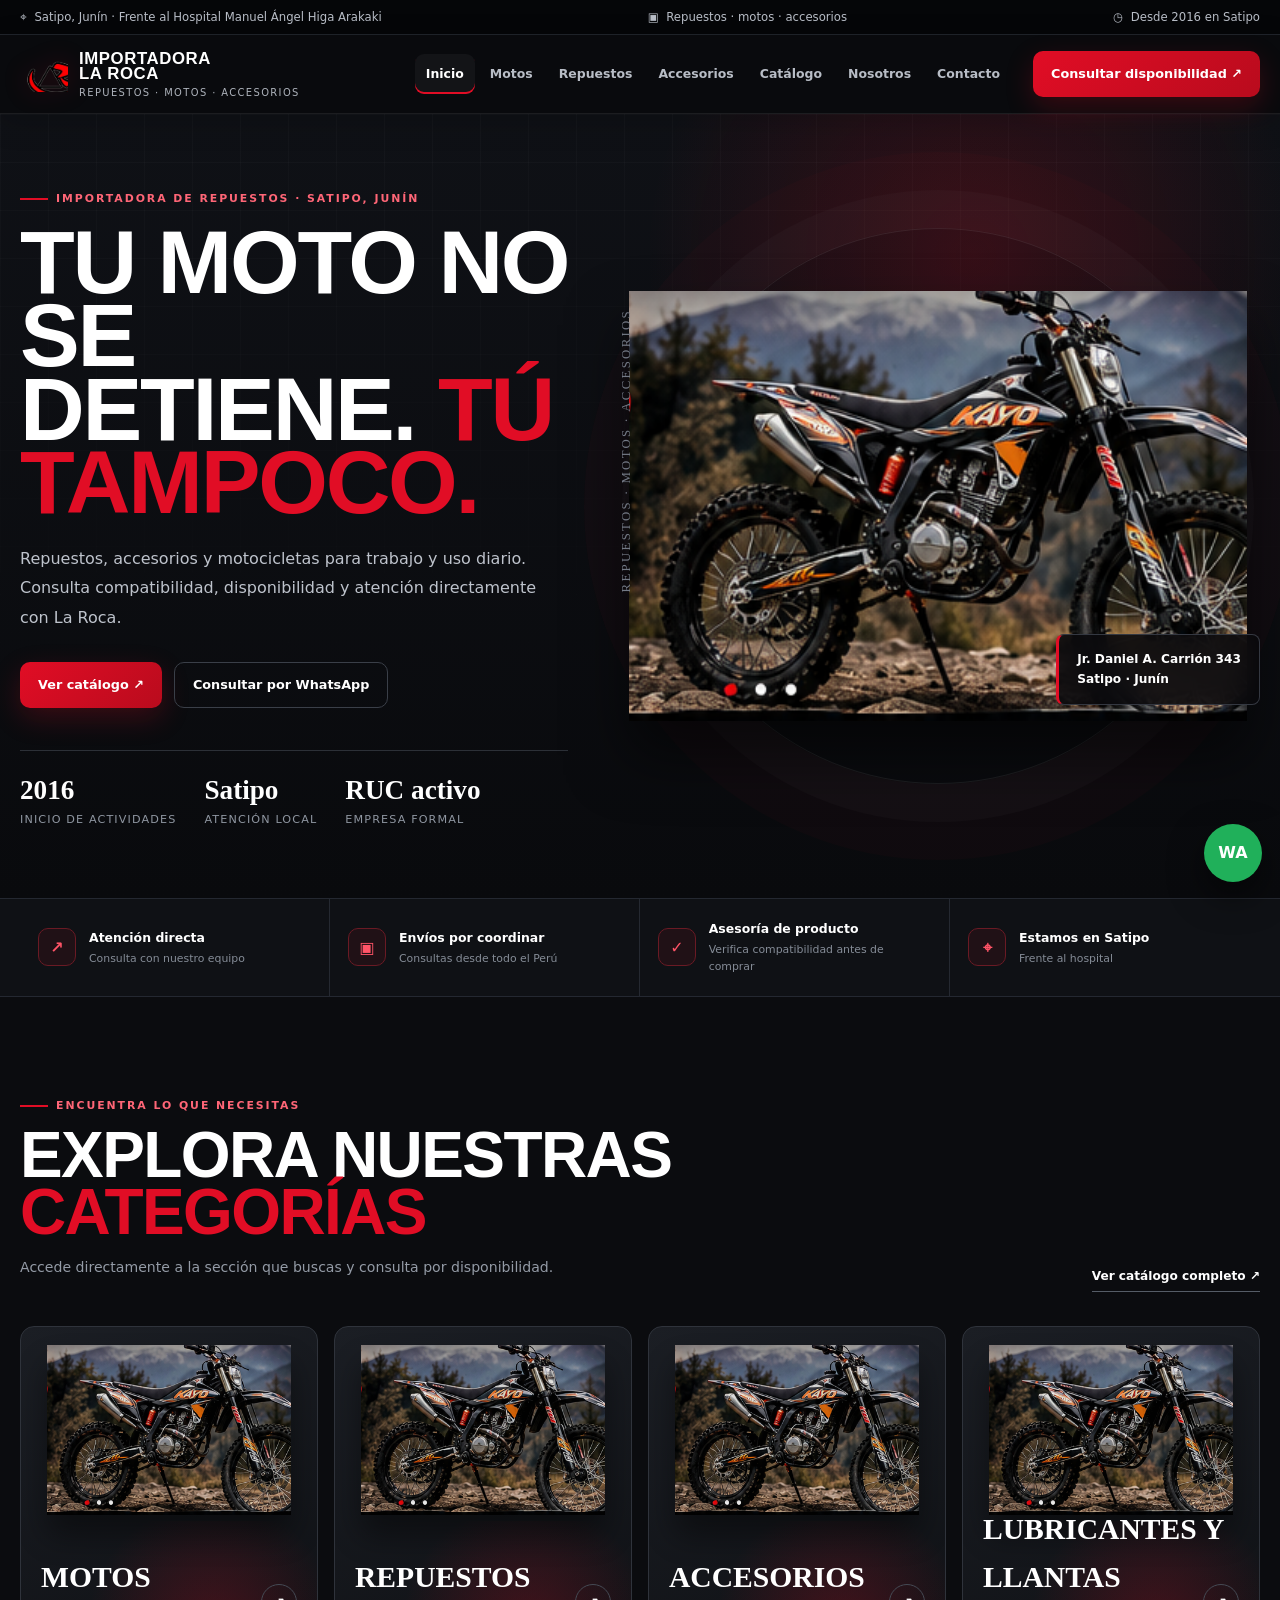
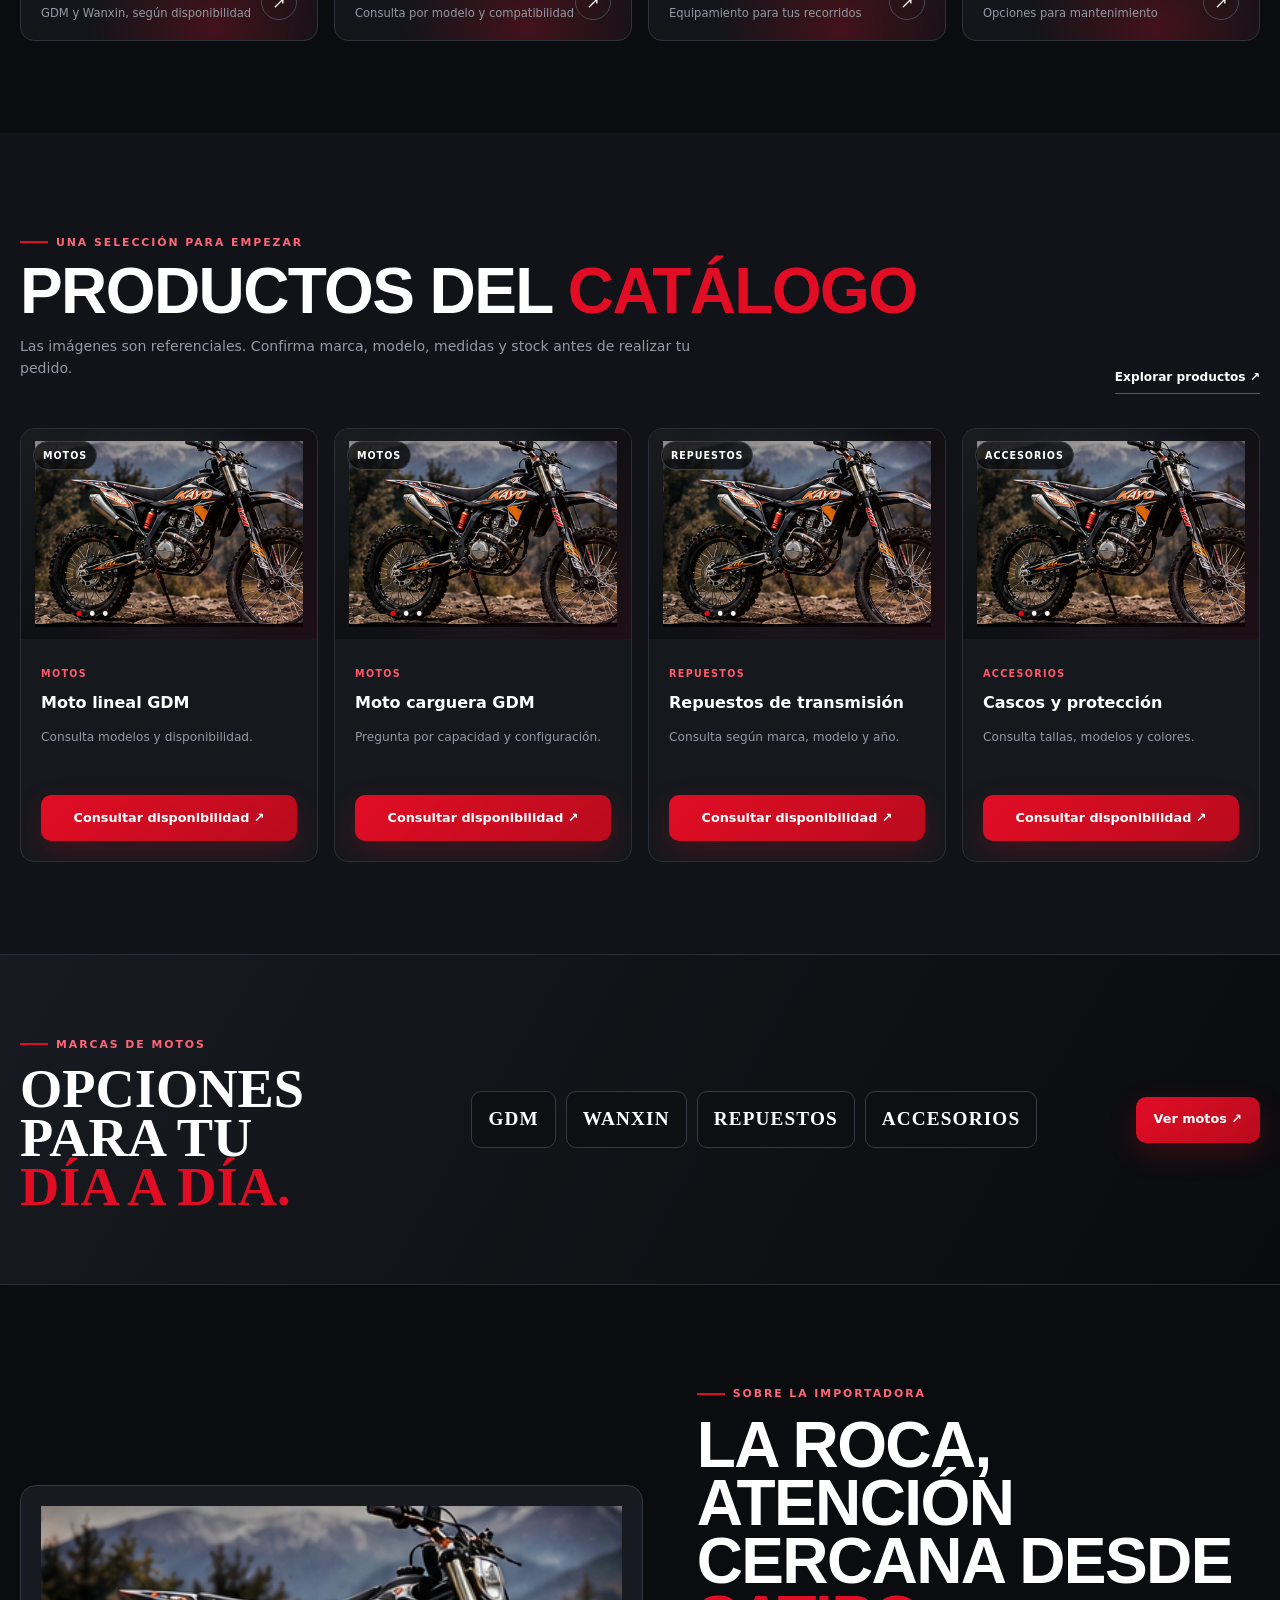
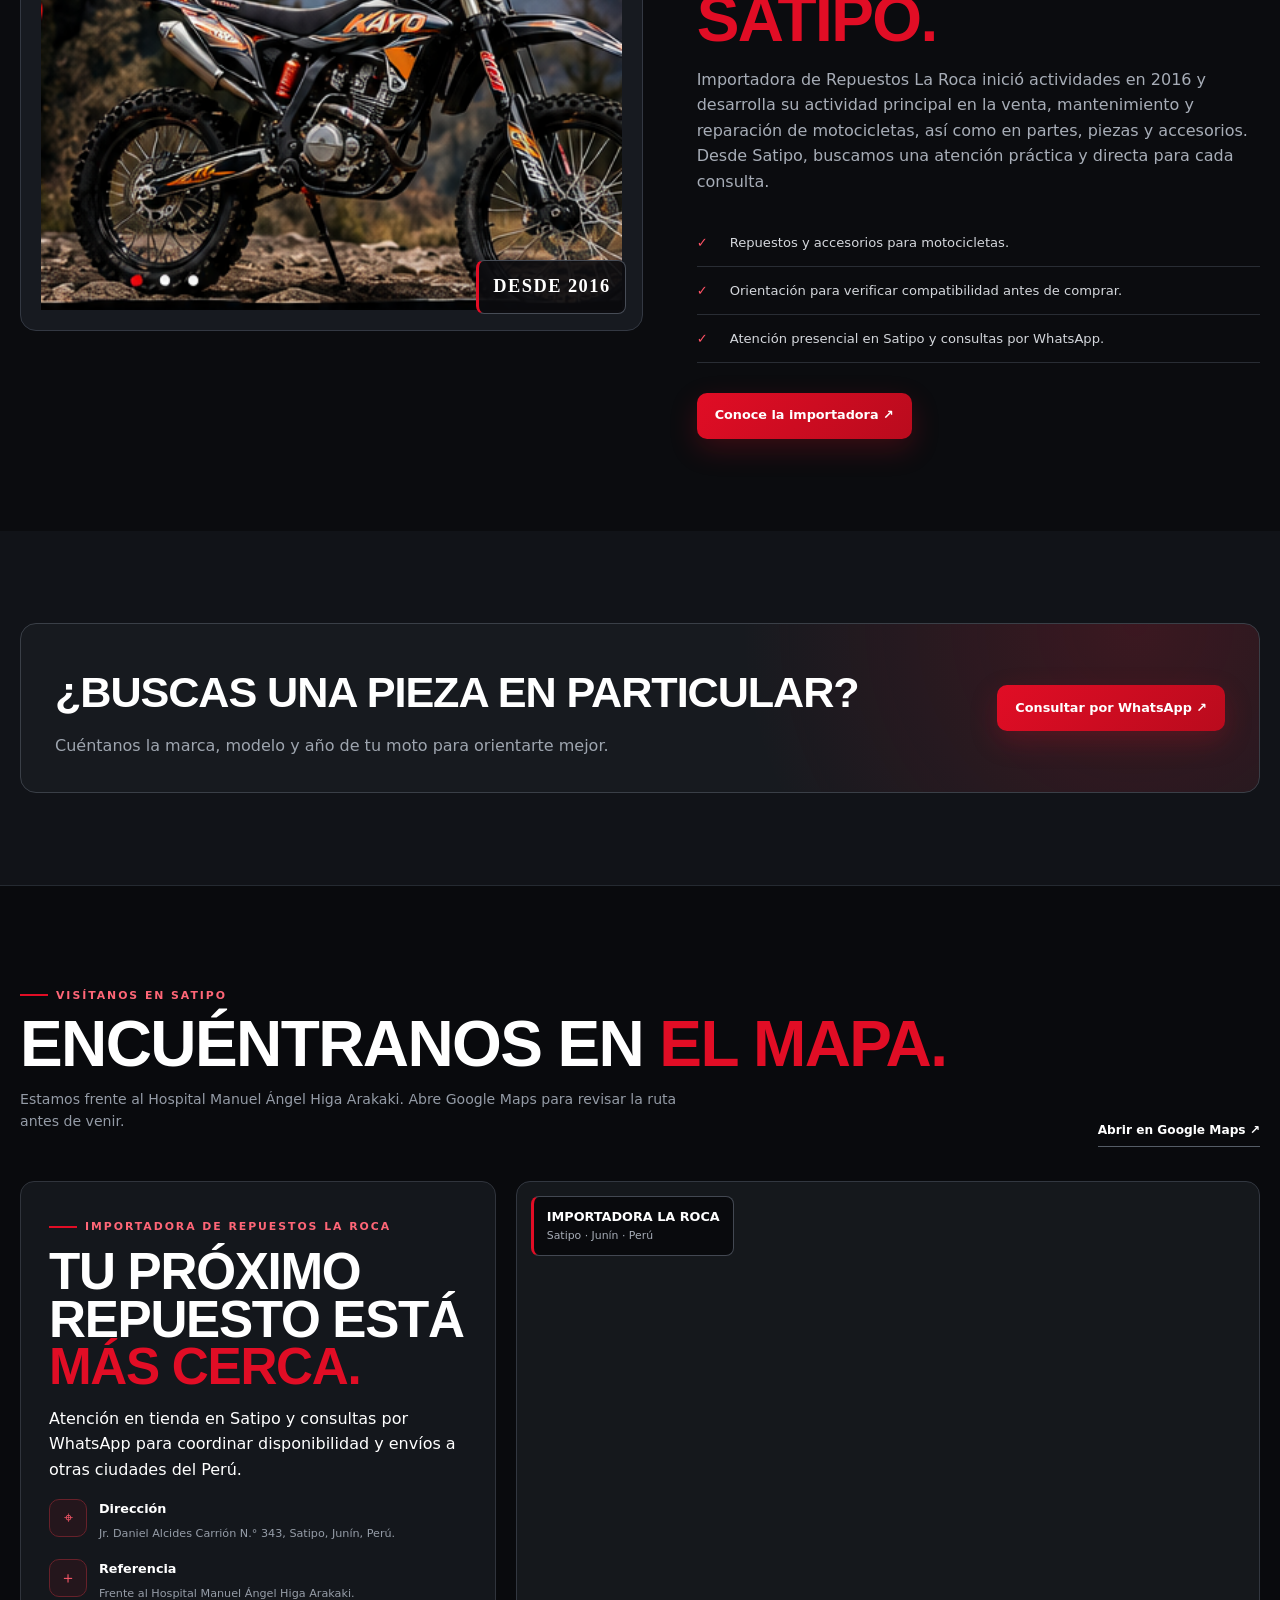
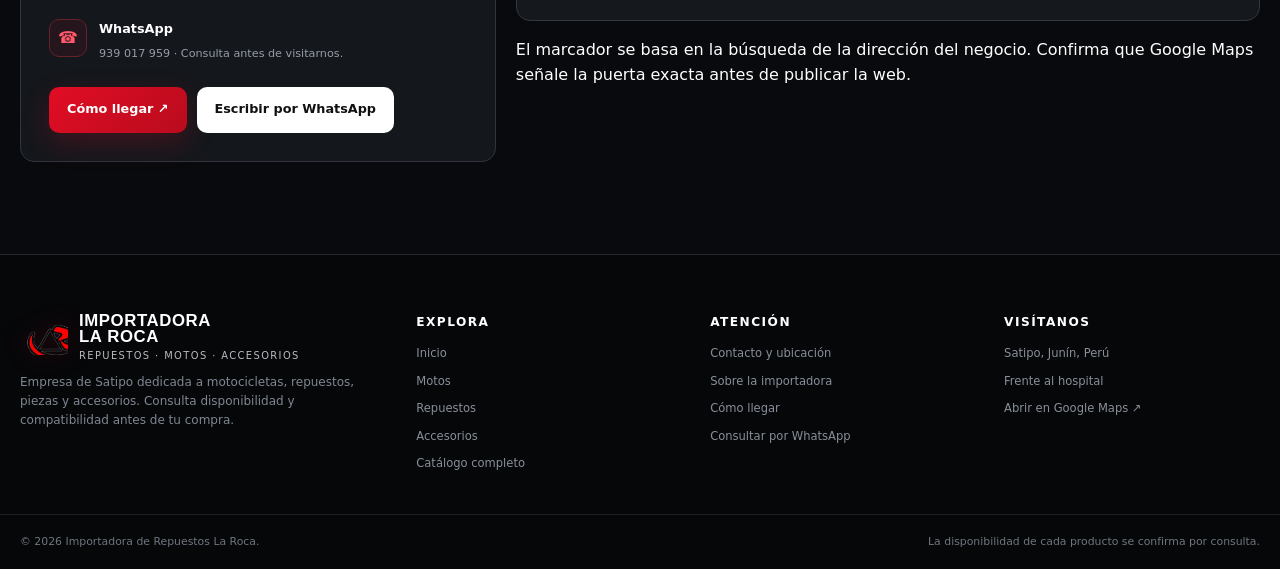
<file: index.html>
<!doctype html><html lang="es"><head><meta charset="utf-8"><meta name="viewport" content="width=device-width, initial-scale=1"><meta http-equiv="Content-Security-Policy" content="default-src 'self'; img-src 'self' data:; style-src 'self' 'unsafe-inline' https://fonts.googleapis.com; font-src 'self' https://fonts.gstatic.com data:; script-src 'self'; frame-src https://www.google.com https://maps.google.com; connect-src 'self'; object-src 'none'; base-uri 'self'; form-action 'self'; upgrade-insecure-requests"><meta name="description" content="Catálogo de motos, repuestos y accesorios de Importadora de Repuestos La Roca en Satipo, Junín."><meta name="theme-color" content="#e50920"><title>Inicio | Importadora La Roca</title><link rel="icon" type="image/png" href="assets/img/logo.png"><link rel="stylesheet" href="assets/css/styles.css"></head><body><a class="skip-link" href="#contenido-principal">Saltar al contenido</a>
<div class="topbar"><div class="container topbar-inner"><span>⌖ &nbsp;Satipo, Junín · Frente al Hospital Manuel Ángel Higa Arakaki</span><span>▣ &nbsp;Repuestos · motos · accesorios</span><span>◷ &nbsp;Desde 2016 en Satipo</span></div></div>
<header class="site-header"><div class="container nav">
<a class="brand" href="index.html" aria-label="Importadora de Repuestos La Roca, inicio"><img class="brand-image" src="assets/img/logo.png" alt="Logo Importadora La Roca"><span class="brand-copy"><strong>IMPORTADORA<br>LA ROCA</strong><small>Repuestos · Motos · Accesorios</small></span></a>
<button class="menu-toggle" aria-label="Abrir menú" aria-expanded="false">☰ Menú</button>
<nav class="nav-links" aria-label="Navegación principal"><a class="active" href="index.html">Inicio</a><a class="" href="motos.html">Motos</a><a class="" href="repuestos.html">Repuestos</a><a class="" href="accesorios.html">Accesorios</a><a class="" href="catalogo.html">Catálogo</a><a class="" href="nosotros.html">Nosotros</a><a class="" href="contacto.html">Contacto</a></nav>
<a class="nav-cta" href="contacto.html">Consultar disponibilidad ↗</a>
</div></header>
<main id="contenido-principal">
<section class="hero"><div class="container hero-grid"><div class="hero-copy"><div class="eyebrow">Importadora de repuestos · Satipo, Junín</div><h1>Tu moto no se<br>detiene. <span>Tú tampoco.</span></h1><p>Repuestos, accesorios y motocicletas para trabajo y uso diario. Consulta compatibilidad, disponibilidad y atención directamente con La Roca.</p><div class="hero-actions"><a class="btn" href="catalogo.html">Ver catálogo ↗</a><button class="btn ghost" data-whatsapp>Consultar por WhatsApp</button></div><div class="hero-proof"><div class="proof-item"><strong>2016</strong><small>Inicio de actividades</small></div><div class="proof-item"><strong>Satipo</strong><small>Atención local</small></div><div class="proof-item"><strong>RUC activo</strong><small>Empresa formal</small></div></div></div><div class="hero-visual"><span class="hero-kicker">REPUESTOS · MOTOS · ACCESORIOS</span><img src="assets/img/ing.png" alt="Motocicleta, imagen referencial de la categoría de motos" fetchpriority="high"><div class="hero-note">Jr. Daniel A. Carrión 343<br>Satipo · Junín</div></div></div></section>
<section class="trust-strip"><div class="container trust-grid">
<div class="trust-item"><span class="trust-icon">↗</span><div><strong>Atención directa</strong><small>Consulta con nuestro equipo</small></div></div>
<div class="trust-item"><span class="trust-icon">▣</span><div><strong>Envíos por coordinar</strong><small>Consultas desde todo el Perú</small></div></div>
<div class="trust-item"><span class="trust-icon">✓</span><div><strong>Asesoría de producto</strong><small>Verifica compatibilidad antes de comprar</small></div></div>
<div class="trust-item"><span class="trust-icon">⌖</span><div><strong>Estamos en Satipo</strong><small>Frente al hospital</small></div></div>
</div></section>
<section class="section"><div class="container"><div class="section-head reveal"><div><div class="eyebrow">Encuentra lo que necesitas</div><h2>Explora nuestras <span>categorías</span></h2><p>Accede directamente a la sección que buscas y consulta por disponibilidad.</p></div><a class="text-link" href="catalogo.html">Ver catálogo completo ↗</a></div>
<div class="category-grid">
<a class="category-card" href="motos.html"><img loading="lazy" src="assets/img/ing.png" alt="Motocicleta"><div class="category-card-copy"><h3>Motos</h3><p>GDM y Wanxin, según disponibilidad</p><span class="round-arrow">↗</span></div></a>
<a class="category-card" href="repuestos.html"><img loading="lazy" src="assets/img/ing.png" alt="Repuestos de motocicleta"><div class="category-card-copy"><h3>Repuestos</h3><p>Consulta por modelo y compatibilidad</p><span class="round-arrow">↗</span></div></a>
<a class="category-card" href="accesorios.html"><img loading="lazy" src="assets/img/ing.png" alt="Casco de motocicleta"><div class="category-card-copy"><h3>Accesorios</h3><p>Equipamiento para tus recorridos</p><span class="round-arrow">↗</span></div></a>
<a class="category-card" href="catalogo.html#lubricantes"><img loading="lazy" src="assets/img/ing.png" alt="Lubricantes para motor"><div class="category-card-copy"><h3>Lubricantes y llantas</h3><p>Opciones para mantenimiento</p><span class="round-arrow">↗</span></div></a>
</div></div></section>
<section class="section soft"><div class="container"><div class="section-head reveal"><div><div class="eyebrow">Una selección para empezar</div><h2>Productos del <span>catálogo</span></h2><p>Las imágenes son referenciales. Confirma marca, modelo, medidas y stock antes de realizar tu pedido.</p></div><a class="text-link" href="catalogo.html">Explorar productos ↗</a></div>
<div class="product-grid">
<article class="product-card" data-product-card data-category="motos" data-search="Moto lineal GDM Consulta modelos y disponibilidad. motos">
<div class="product-image"><img loading="lazy" src="assets/img/ing.png" alt="Moto lineal GDM"><span class="product-badge">Motos</span></div>
<div class="product-info"><span class="type">motos</span><h3>Moto lineal GDM</h3><p>Consulta modelos y disponibilidad.</p><button class="btn" data-whatsapp data-product="Moto lineal GDM">Consultar disponibilidad ↗</button></div></article>
<article class="product-card" data-product-card data-category="motos" data-search="Moto carguera GDM Pregunta por capacidad y configuración. motos">
<div class="product-image"><img loading="lazy" src="assets/img/ing.png" alt="Moto carguera GDM"><span class="product-badge">Motos</span></div>
<div class="product-info"><span class="type">motos</span><h3>Moto carguera GDM</h3><p>Pregunta por capacidad y configuración.</p><button class="btn" data-whatsapp data-product="Moto carguera GDM">Consultar disponibilidad ↗</button></div></article>
<article class="product-card" data-product-card data-category="repuestos" data-search="Repuestos de transmisión Consulta según marca, modelo y año. repuestos">
<div class="product-image"><img loading="lazy" src="assets/img/ing.png" alt="Repuestos de transmisión"><span class="product-badge">Repuestos</span></div>
<div class="product-info"><span class="type">repuestos</span><h3>Repuestos de transmisión</h3><p>Consulta según marca, modelo y año.</p><button class="btn" data-whatsapp data-product="Repuestos de transmisión">Consultar disponibilidad ↗</button></div></article>
<article class="product-card" data-product-card data-category="accesorios" data-search="Cascos y protección Consulta tallas, modelos y colores. accesorios">
<div class="product-image"><img loading="lazy" src="assets/img/ing.png" alt="Cascos y protección"><span class="product-badge">Accesorios</span></div>
<div class="product-info"><span class="type">accesorios</span><h3>Cascos y protección</h3><p>Consulta tallas, modelos y colores.</p><button class="btn" data-whatsapp data-product="Cascos y protección">Consultar disponibilidad ↗</button></div></article>
</div></div></section>
<section class="brand-band"><div class="container brand-band-inner"><div><div class="eyebrow">Marcas de motos</div><h2>Opciones para tu<br><span>día a día.</span></h2></div><div class="brand-list"><span class="brand-word">GDM</span><span class="brand-word">WANXIN</span><span class="brand-word">REPUESTOS</span><span class="brand-word">ACCESORIOS</span></div><a class="btn" href="motos.html">Ver motos ↗</a></div></section>
<section class="section"><div class="container about-grid"><div class="about-image"><img loading="lazy" src="assets/img/ing.png" alt="Imagen referencial de bicicletas y movilidad"></div><div class="about-copy"><div class="eyebrow">Sobre la importadora</div><h2>La Roca, atención cercana desde <span style="color:var(--red)">Satipo.</span></h2><p>Importadora de Repuestos La Roca inició actividades en 2016 y desarrolla su actividad principal en la venta, mantenimiento y reparación de motocicletas, así como en partes, piezas y accesorios. Desde Satipo, buscamos una atención práctica y directa para cada consulta.</p><ul class="check-list"><li>Repuestos y accesorios para motocicletas.</li><li>Orientación para verificar compatibilidad antes de comprar.</li><li>Atención presencial en Satipo y consultas por WhatsApp.</li></ul><a class="btn" href="nosotros.html">Conoce la importadora ↗</a></div></div></section>
<section class="section soft"><div class="container"><div class="cta-panel"><div><h2>¿Buscas una pieza en particular?</h2><p>Cuéntanos la marca, modelo y año de tu moto para orientarte mejor.</p></div><button class="btn" data-whatsapp>Consultar por WhatsApp ↗</button></div></div></section>

<section class="section location-section" id="ubicacion" aria-labelledby="ubicacion-titulo">
  <div class="container">
    <div class="section-head reveal">
      <div>
        <div class="eyebrow">Visítanos en Satipo</div>
        <h2 id="ubicacion-titulo">Encuéntranos en <span>el mapa.</span></h2>
        <p>Estamos frente al Hospital Manuel Ángel Higa Arakaki. Abre Google Maps para revisar la ruta antes de venir.</p>
      </div>
      <a class="text-link" href="https://www.google.com/maps/search/?api=1&query=Importadora+de+Repuestos+La+Roca%2C+Jr.+Daniel+Alcides+Carri%C3%B3n+343%2C+Satipo%2C+Jun%C3%ADn%2C+Per%C3%BA" target="_blank" rel="noopener noreferrer">Abrir en Google Maps ↗</a>
    </div>
    <div class="location-layout reveal">
      <div class="location-copy">
        <div class="eyebrow">Importadora de Repuestos La Roca</div>
        <h2>Tu próximo repuesto está <span>más cerca.</span></h2>
        <p>Atención en tienda en Satipo y consultas por WhatsApp para coordinar disponibilidad y envíos a otras ciudades del Perú.</p>
        <div class="location-detail">
          <span class="detail-icon" aria-hidden="true">⌖</span>
          <div><strong>Dirección</strong><small>Jr. Daniel Alcides Carrión N.° 343, Satipo, Junín, Perú.</small></div>
        </div>
        <div class="location-detail">
          <span class="detail-icon" aria-hidden="true">＋</span>
          <div><strong>Referencia</strong><small>Frente al Hospital Manuel Ángel Higa Arakaki.</small></div>
        </div>
        <div class="location-detail">
          <span class="detail-icon" aria-hidden="true">☎</span>
          <div><strong>WhatsApp</strong><small>939 017 959 · Consulta antes de visitarnos.</small></div>
        </div>
        <div class="location-actions">
          <a class="btn" href="https://www.google.com/maps/dir/?api=1&destination=Importadora+de+Repuestos+La+Roca%2C+Jr.+Daniel+Alcides+Carri%C3%B3n+343%2C+Satipo%2C+Jun%C3%ADn%2C+Per%C3%BA" target="_blank" rel="noopener noreferrer">Cómo llegar ↗</a>
          <button class="btn secondary" type="button" data-whatsapp>Escribir por WhatsApp</button>
        </div>
      </div>
      <div>
        <div class="map-shell">
          <div class="map-label"><strong>IMPORTADORA LA ROCA</strong><small>Satipo · Junín · Perú</small></div>
          <iframe
            title="Mapa de Google Maps: Importadora de Repuestos La Roca, Satipo, Junín"
            src="https://www.google.com/maps?q=Importadora%20de%20Repuestos%20La%20Roca%2C%20Jr.%20Daniel%20Alcides%20Carri%C3%B3n%20343%2C%20Satipo%2C%20Jun%C3%ADn%2C%20Per%C3%BA&output=embed"
            loading="lazy"
            referrerpolicy="no-referrer-when-downgrade"
            allowfullscreen>
          </iframe>
        </div>
        <p class="map-caption">El marcador se basa en la búsqueda de la dirección del negocio. Confirma que Google Maps señale la puerta exacta antes de publicar la web.</p>
      </div>
    </div>
  </div>
</section>

</main>
<footer class="site-footer"><div class="container footer-grid">
<div class="footer-brand"><a class="brand" href="index.html"><img class="brand-image" src="assets/img/logo.png" alt="Logo Importadora La Roca"><span class="brand-copy"><strong style="color:white">IMPORTADORA<br>LA ROCA</strong><small style="color:#b9bbc0">Repuestos · Motos · Accesorios</small></span></a><p>Empresa de Satipo dedicada a motocicletas, repuestos, piezas y accesorios. Consulta disponibilidad y compatibilidad antes de tu compra.</p></div>
<div><h3>Explora</h3><div class="footer-links"><a href="index.html">Inicio</a><a href="motos.html">Motos</a><a href="repuestos.html">Repuestos</a><a href="accesorios.html">Accesorios</a><a href="catalogo.html">Catálogo completo</a></div></div>
<div><h3>Atención</h3><div class="footer-links"><a href="contacto.html">Contacto y ubicación</a><a href="nosotros.html">Sobre la importadora</a><a href="contacto.html#ubicacion">Cómo llegar</a><a href="#" data-whatsapp>Consultar por WhatsApp</a></div></div>
<div><h3>Visítanos</h3><div class="footer-links"><span>Satipo, Junín, Perú</span><span>Frente al hospital</span><a target="_blank" rel="noopener" href="https://www.google.com/maps/search/?api=1&query=Importadora%20de%20Repuestos%20La%20Roca%2C%20Jr.%20Daniel%20Alcides%20Carri%C3%B3n%20343%2C%20Satipo%2C%20Jun%C3%ADn">Abrir en Google Maps ↗</a></div></div>
</div><div class="footer-bottom"><div class="container" style="display:flex;justify-content:space-between;gap:12px;flex-wrap:wrap"><span>© <span data-year></span> Importadora de Repuestos La Roca.</span><span>La disponibilidad de cada producto se confirma por consulta.</span></div></div></footer>
<div class="mobile-bottom"><a class="btn secondary" href="catalogo.html">Ver catálogo</a><a class="btn" href="#" data-whatsapp>Consultar ahora ↗</a></div>
<a class="float-wa" href="#" data-whatsapp aria-label="Consultar por WhatsApp">WA</a><button class="back-top" type="button" aria-label="Volver arriba">↑</button><script src="assets/js/main.js"></script></body></html>
</file>
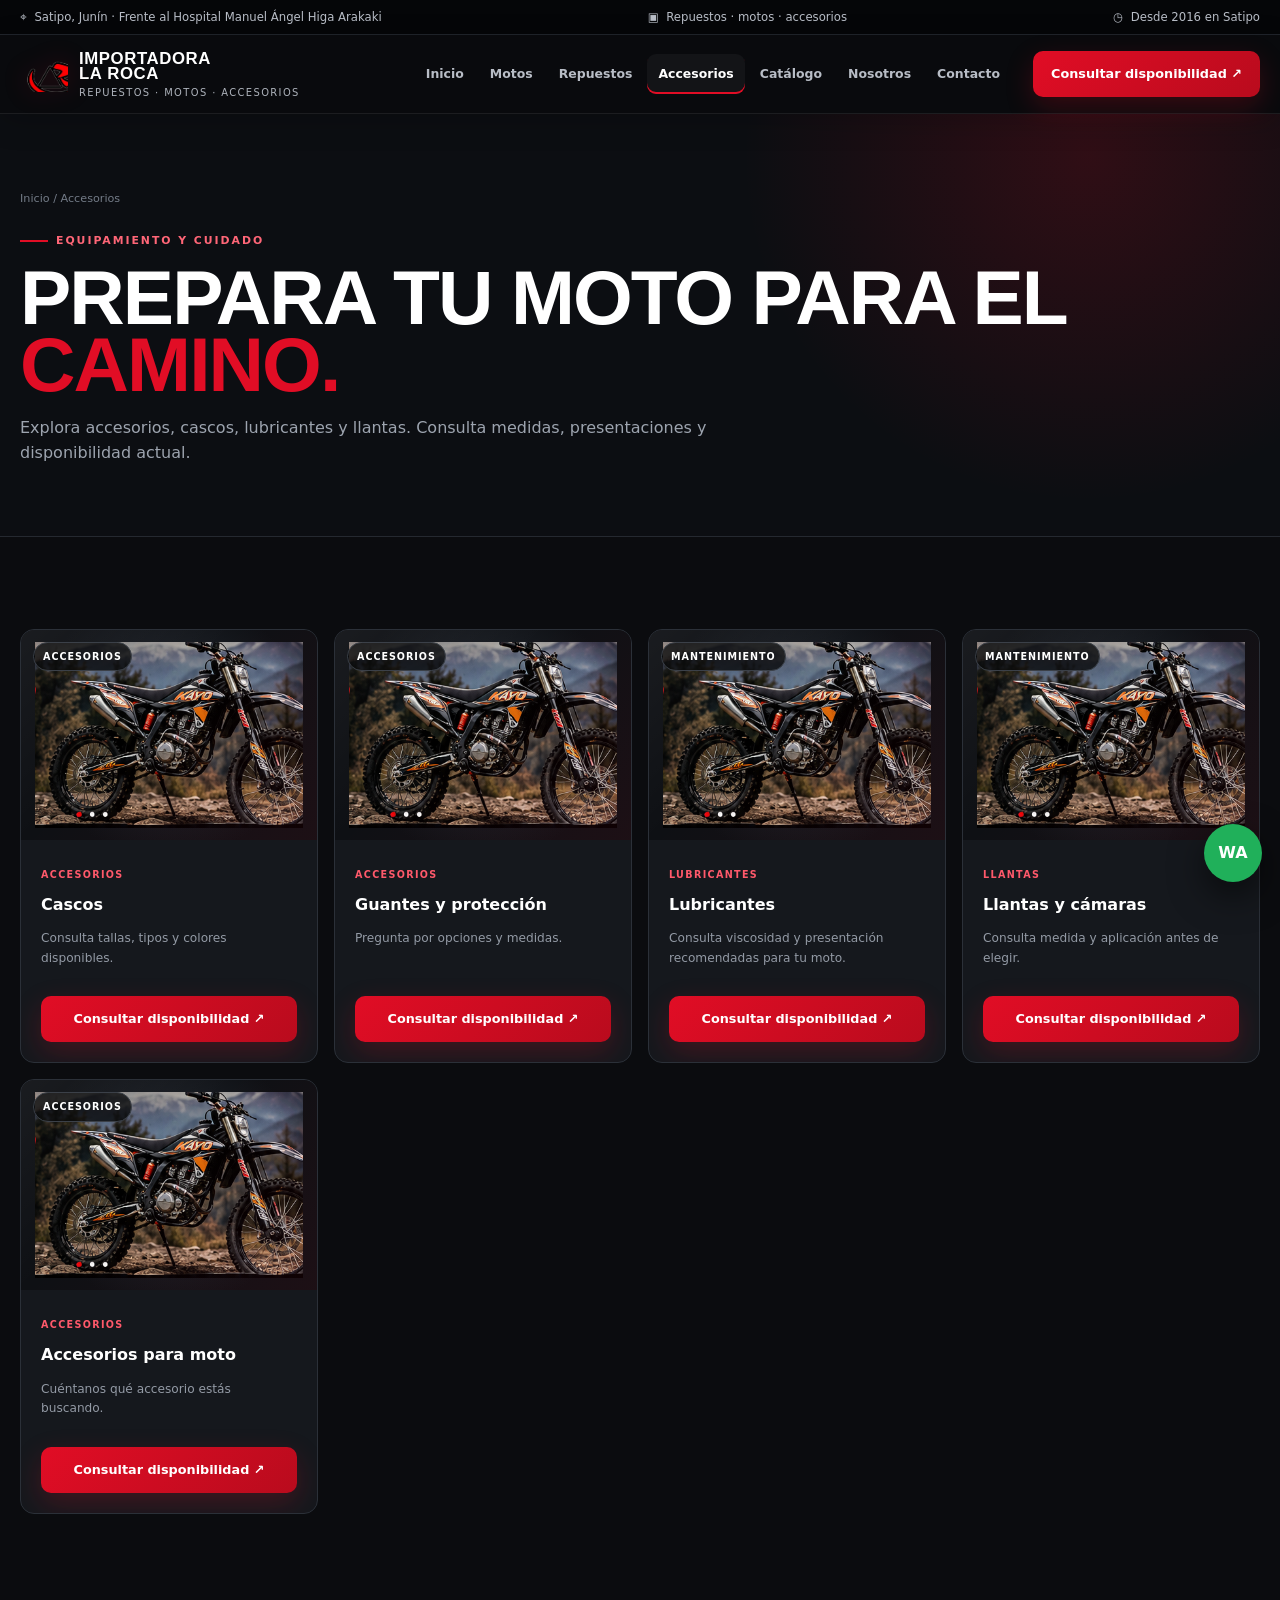
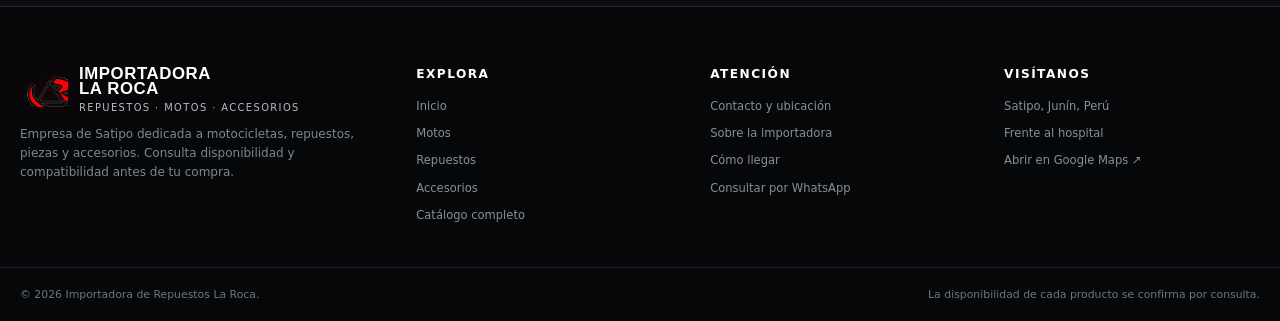
<file: accesorios.html>
<!doctype html><html lang="es"><head><meta charset="utf-8"><meta name="viewport" content="width=device-width, initial-scale=1"><meta http-equiv="Content-Security-Policy" content="default-src 'self'; img-src 'self' data:; style-src 'self' 'unsafe-inline' https://fonts.googleapis.com; font-src 'self' https://fonts.gstatic.com data:; script-src 'self'; frame-src https://www.google.com https://maps.google.com; connect-src 'self'; object-src 'none'; base-uri 'self'; form-action 'self'; upgrade-insecure-requests"><meta name="description" content="Catálogo de motos, repuestos y accesorios de Importadora de Repuestos La Roca en Satipo, Junín."><meta name="theme-color" content="#e50920"><title>Accesorios | Importadora La Roca</title><link rel="icon" type="image/png" href="assets/img/logo.png"><link rel="stylesheet" href="assets/css/styles.css"></head><body><a class="skip-link" href="#contenido-principal">Saltar al contenido</a>
<div class="topbar"><div class="container topbar-inner"><span>⌖ &nbsp;Satipo, Junín · Frente al Hospital Manuel Ángel Higa Arakaki</span><span>▣ &nbsp;Repuestos · motos · accesorios</span><span>◷ &nbsp;Desde 2016 en Satipo</span></div></div>
<header class="site-header"><div class="container nav">
<a class="brand" href="index.html" aria-label="Importadora de Repuestos La Roca, inicio"><img class="brand-image" src="assets/img/logo.png" alt="Logo Importadora La Roca"><span class="brand-copy"><strong>IMPORTADORA<br>LA ROCA</strong><small>Repuestos · Motos · Accesorios</small></span></a>
<button class="menu-toggle" aria-label="Abrir menú" aria-expanded="false">☰ Menú</button>
<nav class="nav-links" aria-label="Navegación principal"><a class="" href="index.html">Inicio</a><a class="" href="motos.html">Motos</a><a class="" href="repuestos.html">Repuestos</a><a class="active" href="accesorios.html">Accesorios</a><a class="" href="catalogo.html">Catálogo</a><a class="" href="nosotros.html">Nosotros</a><a class="" href="contacto.html">Contacto</a></nav>
<a class="nav-cta" href="contacto.html">Consultar disponibilidad ↗</a>
</div></header>
<main id="contenido-principal"><section class="page-hero"><div class="container"><div class="breadcrumbs"><a href="index.html">Inicio</a> / Accesorios</div><div class="eyebrow">Equipamiento y cuidado</div><h1>Prepara tu moto para el <span style="color:var(--red)">camino.</span></h1><p>Explora accesorios, cascos, lubricantes y llantas. Consulta medidas, presentaciones y disponibilidad actual.</p></div></section>
<section class="section"><div class="container"><div class="product-grid"><article class="product-card" data-product-card data-category="accesorios" data-search="Cascos Consulta tallas, tipos y colores disponibles. accesorios">
<div class="product-image"><img loading="lazy" src="assets/img/ing.png" alt="Cascos"><span class="product-badge">Accesorios</span></div>
<div class="product-info"><span class="type">accesorios</span><h3>Cascos</h3><p>Consulta tallas, tipos y colores disponibles.</p><button class="btn" data-whatsapp data-product="Cascos">Consultar disponibilidad ↗</button></div></article><article class="product-card" data-product-card data-category="accesorios" data-search="Guantes y protección Pregunta por opciones y medidas. accesorios">
<div class="product-image"><img loading="lazy" src="assets/img/ing.png" alt="Guantes y protección"><span class="product-badge">Accesorios</span></div>
<div class="product-info"><span class="type">accesorios</span><h3>Guantes y protección</h3><p>Pregunta por opciones y medidas.</p><button class="btn" data-whatsapp data-product="Guantes y protección">Consultar disponibilidad ↗</button></div></article><article class="product-card" data-product-card data-category="lubricantes" data-search="Lubricantes Consulta viscosidad y presentación recomendadas para tu moto. lubricantes">
<div class="product-image"><img loading="lazy" src="assets/img/ing.png" alt="Lubricantes"><span class="product-badge">Mantenimiento</span></div>
<div class="product-info"><span class="type">lubricantes</span><h3>Lubricantes</h3><p>Consulta viscosidad y presentación recomendadas para tu moto.</p><button class="btn" data-whatsapp data-product="Lubricantes">Consultar disponibilidad ↗</button></div></article><article class="product-card" data-product-card data-category="llantas" data-search="Llantas y cámaras Consulta medida y aplicación antes de elegir. llantas">
<div class="product-image"><img loading="lazy" src="assets/img/ing.png" alt="Llantas y cámaras"><span class="product-badge">Mantenimiento</span></div>
<div class="product-info"><span class="type">llantas</span><h3>Llantas y cámaras</h3><p>Consulta medida y aplicación antes de elegir.</p><button class="btn" data-whatsapp data-product="Llantas y cámaras">Consultar disponibilidad ↗</button></div></article><article class="product-card" data-product-card data-category="accesorios" data-search="Accesorios para moto Cuéntanos qué accesorio estás buscando. accesorios">
<div class="product-image"><img loading="lazy" src="assets/img/ing.png" alt="Accesorios para moto"><span class="product-badge">Accesorios</span></div>
<div class="product-info"><span class="type">accesorios</span><h3>Accesorios para moto</h3><p>Cuéntanos qué accesorio estás buscando.</p><button class="btn" data-whatsapp data-product="Accesorios para moto">Consultar disponibilidad ↗</button></div></article></div></div></section></main>
<footer class="site-footer"><div class="container footer-grid">
<div class="footer-brand"><a class="brand" href="index.html"><img class="brand-image" src="assets/img/logo.png" alt="Logo Importadora La Roca"><span class="brand-copy"><strong style="color:white">IMPORTADORA<br>LA ROCA</strong><small style="color:#b9bbc0">Repuestos · Motos · Accesorios</small></span></a><p>Empresa de Satipo dedicada a motocicletas, repuestos, piezas y accesorios. Consulta disponibilidad y compatibilidad antes de tu compra.</p></div>
<div><h3>Explora</h3><div class="footer-links"><a href="index.html">Inicio</a><a href="motos.html">Motos</a><a href="repuestos.html">Repuestos</a><a href="accesorios.html">Accesorios</a><a href="catalogo.html">Catálogo completo</a></div></div>
<div><h3>Atención</h3><div class="footer-links"><a href="contacto.html">Contacto y ubicación</a><a href="nosotros.html">Sobre la importadora</a><a href="contacto.html#ubicacion">Cómo llegar</a><a href="#" data-whatsapp>Consultar por WhatsApp</a></div></div>
<div><h3>Visítanos</h3><div class="footer-links"><span>Satipo, Junín, Perú</span><span>Frente al hospital</span><a target="_blank" rel="noopener" href="https://www.google.com/maps/search/?api=1&query=Importadora%20de%20Repuestos%20La%20Roca%2C%20Jr.%20Daniel%20Alcides%20Carri%C3%B3n%20343%2C%20Satipo%2C%20Jun%C3%ADn">Abrir en Google Maps ↗</a></div></div>
</div><div class="footer-bottom"><div class="container" style="display:flex;justify-content:space-between;gap:12px;flex-wrap:wrap"><span>© <span data-year></span> Importadora de Repuestos La Roca.</span><span>La disponibilidad de cada producto se confirma por consulta.</span></div></div></footer>
<div class="mobile-bottom"><a class="btn secondary" href="catalogo.html">Ver catálogo</a><a class="btn" href="#" data-whatsapp>Consultar ahora ↗</a></div>
<a class="float-wa" href="#" data-whatsapp aria-label="Consultar por WhatsApp">WA</a><button class="back-top" type="button" aria-label="Volver arriba">↑</button><script src="assets/js/main.js"></script></body></html>
</file>
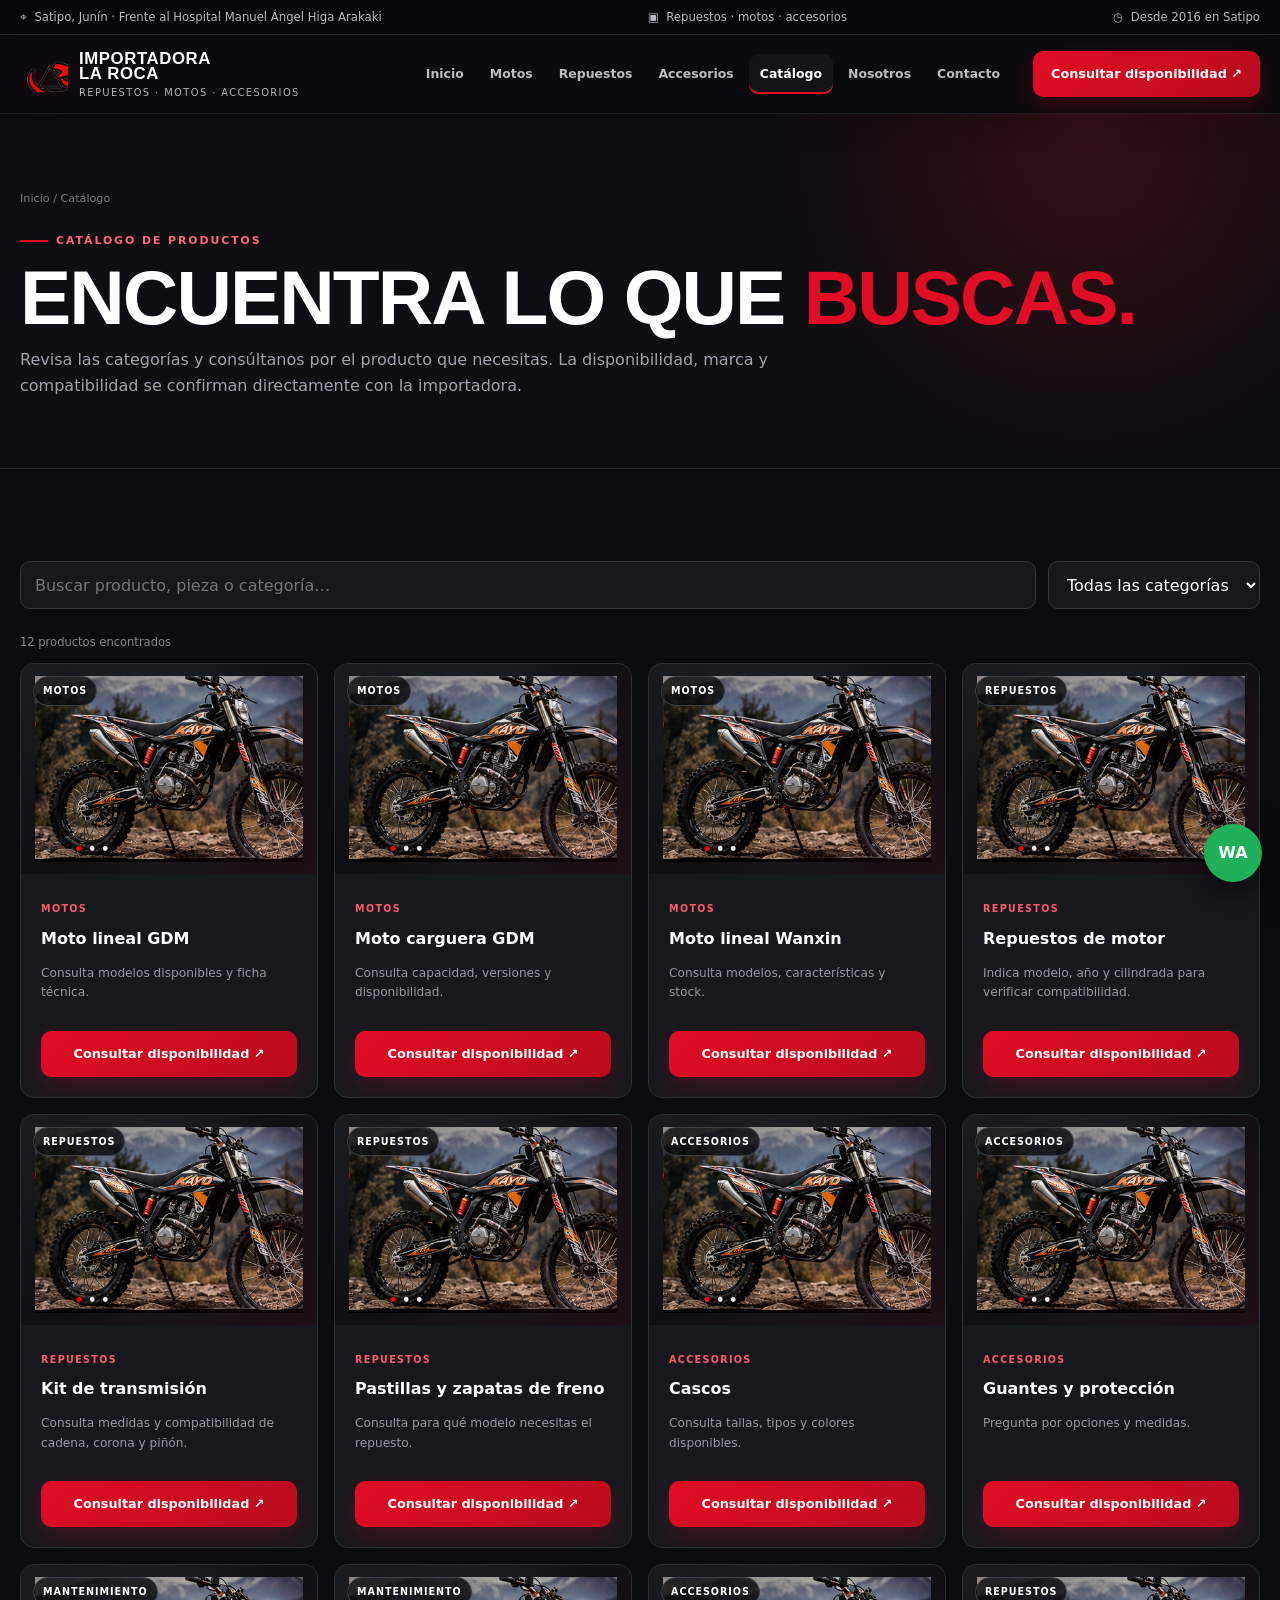
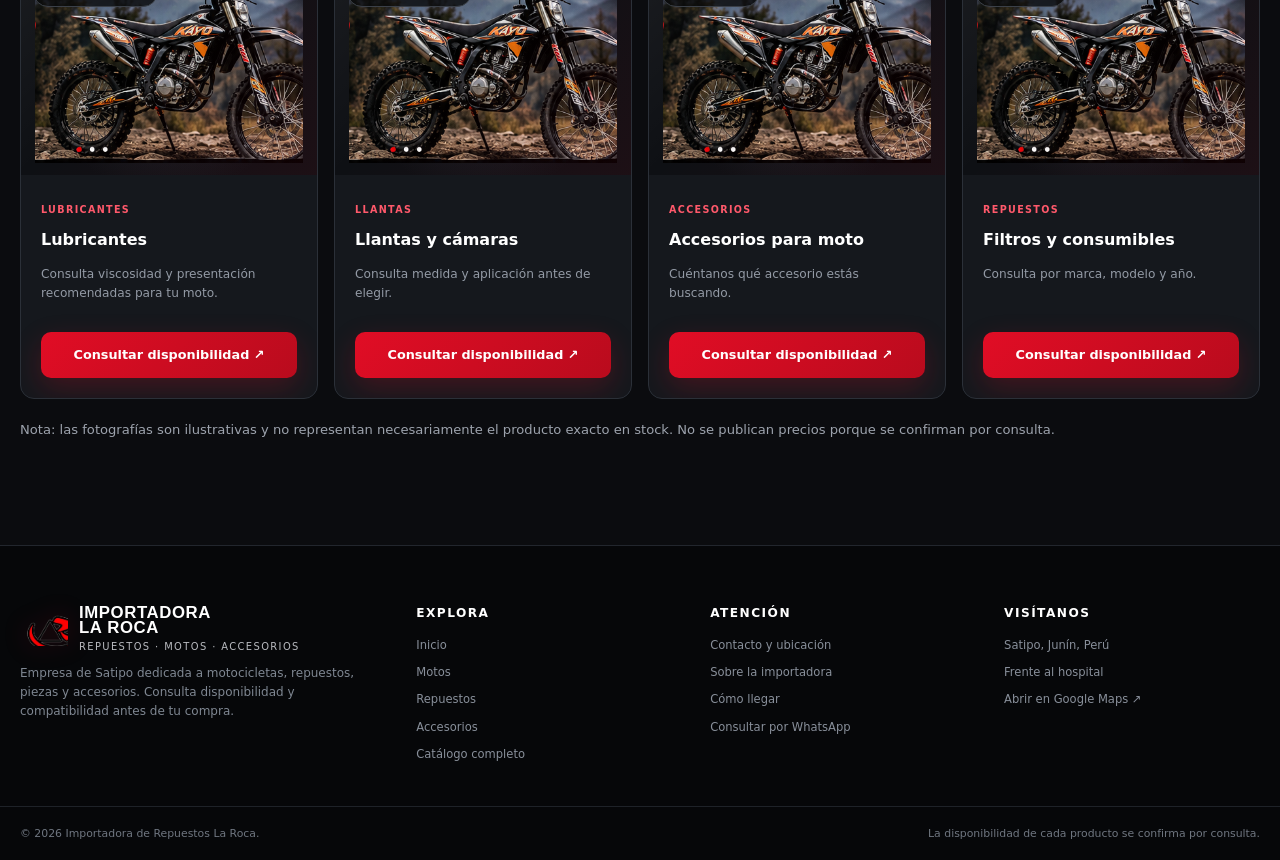
<file: catalogo.html>
<!doctype html><html lang="es"><head><meta charset="utf-8"><meta name="viewport" content="width=device-width, initial-scale=1"><meta http-equiv="Content-Security-Policy" content="default-src 'self'; img-src 'self' data:; style-src 'self' 'unsafe-inline' https://fonts.googleapis.com; font-src 'self' https://fonts.gstatic.com data:; script-src 'self'; frame-src https://www.google.com https://maps.google.com; connect-src 'self'; object-src 'none'; base-uri 'self'; form-action 'self'; upgrade-insecure-requests"><meta name="description" content="Catálogo de motos, repuestos y accesorios de Importadora de Repuestos La Roca en Satipo, Junín."><meta name="theme-color" content="#e50920"><title>Catálogo | Importadora La Roca</title><link rel="icon" type="image/png" href="assets/img/logo.png"><link rel="stylesheet" href="assets/css/styles.css"></head><body><a class="skip-link" href="#contenido-principal">Saltar al contenido</a>
<div class="topbar"><div class="container topbar-inner"><span>⌖ &nbsp;Satipo, Junín · Frente al Hospital Manuel Ángel Higa Arakaki</span><span>▣ &nbsp;Repuestos · motos · accesorios</span><span>◷ &nbsp;Desde 2016 en Satipo</span></div></div>
<header class="site-header"><div class="container nav">
<a class="brand" href="index.html" aria-label="Importadora de Repuestos La Roca, inicio"><img class="brand-image" src="assets/img/logo.png" alt="Logo Importadora La Roca"><span class="brand-copy"><strong>IMPORTADORA<br>LA ROCA</strong><small>Repuestos · Motos · Accesorios</small></span></a>
<button class="menu-toggle" aria-label="Abrir menú" aria-expanded="false">☰ Menú</button>
<nav class="nav-links" aria-label="Navegación principal"><a class="" href="index.html">Inicio</a><a class="" href="motos.html">Motos</a><a class="" href="repuestos.html">Repuestos</a><a class="" href="accesorios.html">Accesorios</a><a class="active" href="catalogo.html">Catálogo</a><a class="" href="nosotros.html">Nosotros</a><a class="" href="contacto.html">Contacto</a></nav>
<a class="nav-cta" href="contacto.html">Consultar disponibilidad ↗</a>
</div></header>
<main id="contenido-principal"><section class="page-hero"><div class="container"><div class="breadcrumbs"><a href="index.html">Inicio</a> / Catálogo</div><div class="eyebrow">Catálogo de productos</div><h1>Encuentra lo que <span style="color:var(--red)">buscas.</span></h1><p>Revisa las categorías y consúltanos por el producto que necesitas. La disponibilidad, marca y compatibilidad se confirman directamente con la importadora.</p></div></section>
<section class="section"><div class="container"><div class="catalog-tools"><input id="catalog-search" type="search" placeholder="Buscar producto, pieza o categoría…" aria-label="Buscar en catálogo"><select id="catalog-category" aria-label="Filtrar por categoría"><option value="all">Todas las categorías</option><option value="motos">Motos</option><option value="repuestos">Repuestos</option><option value="accesorios">Accesorios</option><option value="lubricantes">Lubricantes</option><option value="llantas">Llantas</option></select></div><p id="catalog-count" class="catalog-count">Productos del catálogo</p><div class="product-grid"><article class="product-card" data-product-card data-category="motos" data-search="Moto lineal GDM Consulta modelos disponibles y ficha técnica. motos">
<div class="product-image"><img loading="lazy" src="assets/img/ing.png" alt="Moto lineal GDM"><span class="product-badge">Motos</span></div>
<div class="product-info"><span class="type">motos</span><h3>Moto lineal GDM</h3><p>Consulta modelos disponibles y ficha técnica.</p><button class="btn" data-whatsapp data-product="Moto lineal GDM">Consultar disponibilidad ↗</button></div></article><article class="product-card" data-product-card data-category="motos" data-search="Moto carguera GDM Consulta capacidad, versiones y disponibilidad. motos">
<div class="product-image"><img loading="lazy" src="assets/img/ing.png" alt="Moto carguera GDM"><span class="product-badge">Motos</span></div>
<div class="product-info"><span class="type">motos</span><h3>Moto carguera GDM</h3><p>Consulta capacidad, versiones y disponibilidad.</p><button class="btn" data-whatsapp data-product="Moto carguera GDM">Consultar disponibilidad ↗</button></div></article><article class="product-card" data-product-card data-category="motos" data-search="Moto lineal Wanxin Consulta modelos, características y stock. motos">
<div class="product-image"><img loading="lazy" src="assets/img/ing.png" alt="Moto lineal Wanxin"><span class="product-badge">Motos</span></div>
<div class="product-info"><span class="type">motos</span><h3>Moto lineal Wanxin</h3><p>Consulta modelos, características y stock.</p><button class="btn" data-whatsapp data-product="Moto lineal Wanxin">Consultar disponibilidad ↗</button></div></article><article class="product-card" data-product-card data-category="repuestos" data-search="Repuestos de motor Indica modelo, año y cilindrada para verificar compatibilidad. repuestos">
<div class="product-image"><img loading="lazy" src="assets/img/ing.png" alt="Repuestos de motor"><span class="product-badge">Repuestos</span></div>
<div class="product-info"><span class="type">repuestos</span><h3>Repuestos de motor</h3><p>Indica modelo, año y cilindrada para verificar compatibilidad.</p><button class="btn" data-whatsapp data-product="Repuestos de motor">Consultar disponibilidad ↗</button></div></article><article class="product-card" data-product-card data-category="repuestos" data-search="Kit de transmisión Consulta medidas y compatibilidad de cadena, corona y piñón. repuestos">
<div class="product-image"><img loading="lazy" src="assets/img/ing.png" alt="Kit de transmisión"><span class="product-badge">Repuestos</span></div>
<div class="product-info"><span class="type">repuestos</span><h3>Kit de transmisión</h3><p>Consulta medidas y compatibilidad de cadena, corona y piñón.</p><button class="btn" data-whatsapp data-product="Kit de transmisión">Consultar disponibilidad ↗</button></div></article><article class="product-card" data-product-card data-category="repuestos" data-search="Pastillas y zapatas de freno Consulta para qué modelo necesitas el repuesto. repuestos">
<div class="product-image"><img loading="lazy" src="assets/img/ing.png" alt="Pastillas y zapatas de freno"><span class="product-badge">Repuestos</span></div>
<div class="product-info"><span class="type">repuestos</span><h3>Pastillas y zapatas de freno</h3><p>Consulta para qué modelo necesitas el repuesto.</p><button class="btn" data-whatsapp data-product="Pastillas y zapatas de freno">Consultar disponibilidad ↗</button></div></article><article class="product-card" data-product-card data-category="accesorios" data-search="Cascos Consulta tallas, tipos y colores disponibles. accesorios">
<div class="product-image"><img loading="lazy" src="assets/img/ing.png" alt="Cascos"><span class="product-badge">Accesorios</span></div>
<div class="product-info"><span class="type">accesorios</span><h3>Cascos</h3><p>Consulta tallas, tipos y colores disponibles.</p><button class="btn" data-whatsapp data-product="Cascos">Consultar disponibilidad ↗</button></div></article><article class="product-card" data-product-card data-category="accesorios" data-search="Guantes y protección Pregunta por opciones y medidas. accesorios">
<div class="product-image"><img loading="lazy" src="assets/img/ing.png" alt="Guantes y protección"><span class="product-badge">Accesorios</span></div>
<div class="product-info"><span class="type">accesorios</span><h3>Guantes y protección</h3><p>Pregunta por opciones y medidas.</p><button class="btn" data-whatsapp data-product="Guantes y protección">Consultar disponibilidad ↗</button></div></article><article class="product-card" data-product-card data-category="lubricantes" data-search="Lubricantes Consulta viscosidad y presentación recomendadas para tu moto. lubricantes">
<div class="product-image"><img loading="lazy" src="assets/img/ing.png" alt="Lubricantes"><span class="product-badge">Mantenimiento</span></div>
<div class="product-info"><span class="type">lubricantes</span><h3>Lubricantes</h3><p>Consulta viscosidad y presentación recomendadas para tu moto.</p><button class="btn" data-whatsapp data-product="Lubricantes">Consultar disponibilidad ↗</button></div></article><article class="product-card" data-product-card data-category="llantas" data-search="Llantas y cámaras Consulta medida y aplicación antes de elegir. llantas">
<div class="product-image"><img loading="lazy" src="assets/img/ing.png" alt="Llantas y cámaras"><span class="product-badge">Mantenimiento</span></div>
<div class="product-info"><span class="type">llantas</span><h3>Llantas y cámaras</h3><p>Consulta medida y aplicación antes de elegir.</p><button class="btn" data-whatsapp data-product="Llantas y cámaras">Consultar disponibilidad ↗</button></div></article><article class="product-card" data-product-card data-category="accesorios" data-search="Accesorios para moto Cuéntanos qué accesorio estás buscando. accesorios">
<div class="product-image"><img loading="lazy" src="assets/img/ing.png" alt="Accesorios para moto"><span class="product-badge">Accesorios</span></div>
<div class="product-info"><span class="type">accesorios</span><h3>Accesorios para moto</h3><p>Cuéntanos qué accesorio estás buscando.</p><button class="btn" data-whatsapp data-product="Accesorios para moto">Consultar disponibilidad ↗</button></div></article><article class="product-card" data-product-card data-category="repuestos" data-search="Filtros y consumibles Consulta por marca, modelo y año. repuestos">
<div class="product-image"><img loading="lazy" src="assets/img/ing.png" alt="Filtros y consumibles"><span class="product-badge">Repuestos</span></div>
<div class="product-info"><span class="type">repuestos</span><h3>Filtros y consumibles</h3><p>Consulta por marca, modelo y año.</p><button class="btn" data-whatsapp data-product="Filtros y consumibles">Consultar disponibilidad ↗</button></div></article><div id="catalog-empty" class="empty-state" hidden>No encontramos productos con esa búsqueda. Prueba con otro término o escríbenos.</div></div><p style="color:var(--muted);font-size:.82rem;margin-top:20px">Nota: las fotografías son ilustrativas y no representan necesariamente el producto exacto en stock. No se publican precios porque se confirman por consulta.</p></div></section></main>
<footer class="site-footer"><div class="container footer-grid">
<div class="footer-brand"><a class="brand" href="index.html"><img class="brand-image" src="assets/img/logo.png" alt="Logo Importadora La Roca"><span class="brand-copy"><strong style="color:white">IMPORTADORA<br>LA ROCA</strong><small style="color:#b9bbc0">Repuestos · Motos · Accesorios</small></span></a><p>Empresa de Satipo dedicada a motocicletas, repuestos, piezas y accesorios. Consulta disponibilidad y compatibilidad antes de tu compra.</p></div>
<div><h3>Explora</h3><div class="footer-links"><a href="index.html">Inicio</a><a href="motos.html">Motos</a><a href="repuestos.html">Repuestos</a><a href="accesorios.html">Accesorios</a><a href="catalogo.html">Catálogo completo</a></div></div>
<div><h3>Atención</h3><div class="footer-links"><a href="contacto.html">Contacto y ubicación</a><a href="nosotros.html">Sobre la importadora</a><a href="contacto.html#ubicacion">Cómo llegar</a><a href="#" data-whatsapp>Consultar por WhatsApp</a></div></div>
<div><h3>Visítanos</h3><div class="footer-links"><span>Satipo, Junín, Perú</span><span>Frente al hospital</span><a target="_blank" rel="noopener" href="https://www.google.com/maps/search/?api=1&query=Importadora%20de%20Repuestos%20La%20Roca%2C%20Jr.%20Daniel%20Alcides%20Carri%C3%B3n%20343%2C%20Satipo%2C%20Jun%C3%ADn">Abrir en Google Maps ↗</a></div></div>
</div><div class="footer-bottom"><div class="container" style="display:flex;justify-content:space-between;gap:12px;flex-wrap:wrap"><span>© <span data-year></span> Importadora de Repuestos La Roca.</span><span>La disponibilidad de cada producto se confirma por consulta.</span></div></div></footer>
<div class="mobile-bottom"><a class="btn secondary" href="catalogo.html">Ver catálogo</a><a class="btn" href="#" data-whatsapp>Consultar ahora ↗</a></div>
<a class="float-wa" href="#" data-whatsapp aria-label="Consultar por WhatsApp">WA</a><button class="back-top" type="button" aria-label="Volver arriba">↑</button><script src="assets/js/main.js"></script></body></html>
</file>
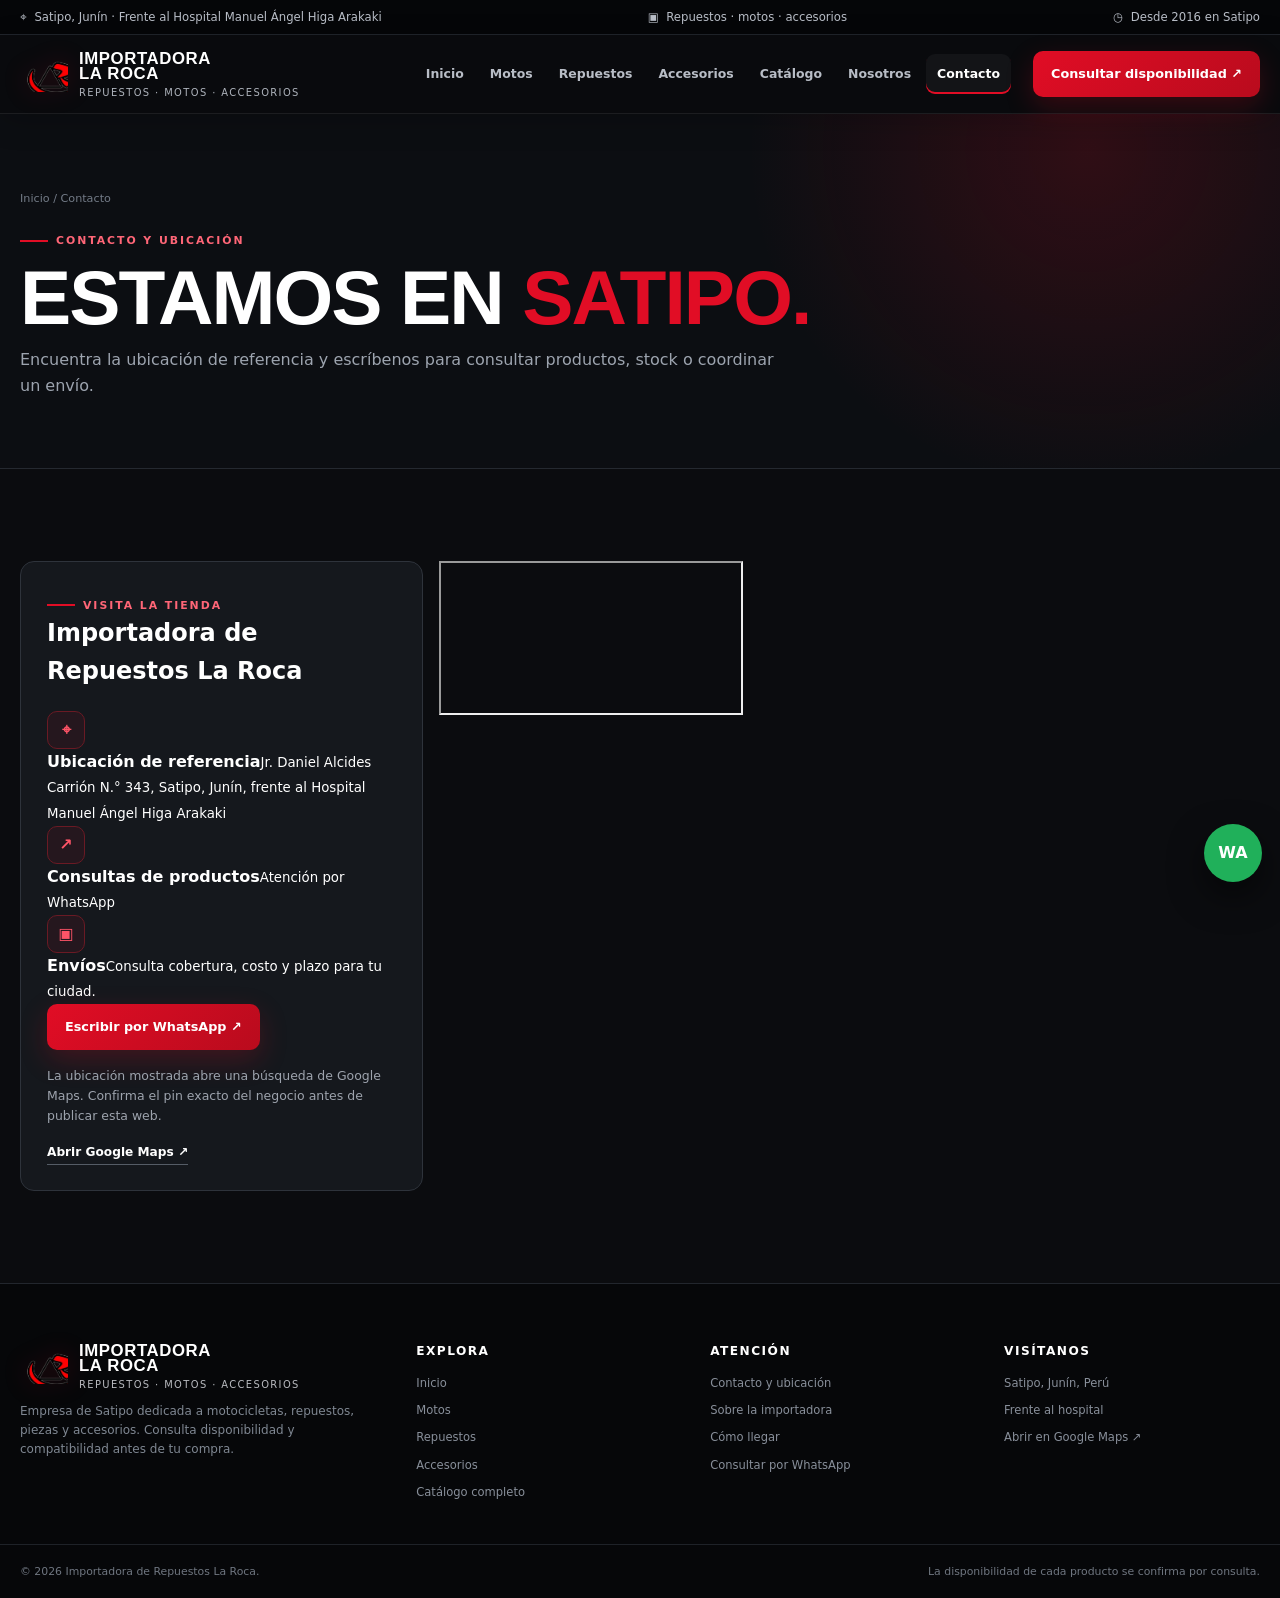
<file: contacto.html>
<!doctype html><html lang="es"><head><meta charset="utf-8"><meta name="viewport" content="width=device-width, initial-scale=1"><meta http-equiv="Content-Security-Policy" content="default-src 'self'; img-src 'self' data:; style-src 'self' 'unsafe-inline' https://fonts.googleapis.com; font-src 'self' https://fonts.gstatic.com data:; script-src 'self'; frame-src https://www.google.com https://maps.google.com; connect-src 'self'; object-src 'none'; base-uri 'self'; form-action 'self'; upgrade-insecure-requests"><meta name="description" content="Catálogo de motos, repuestos y accesorios de Importadora de Repuestos La Roca en Satipo, Junín."><meta name="theme-color" content="#e50920"><title>Contacto | Importadora La Roca</title><link rel="icon" type="image/png" href="assets/img/logo.png"><link rel="stylesheet" href="assets/css/styles.css"></head><body><a class="skip-link" href="#contenido-principal">Saltar al contenido</a>
<div class="topbar"><div class="container topbar-inner"><span>⌖ &nbsp;Satipo, Junín · Frente al Hospital Manuel Ángel Higa Arakaki</span><span>▣ &nbsp;Repuestos · motos · accesorios</span><span>◷ &nbsp;Desde 2016 en Satipo</span></div></div>
<header class="site-header"><div class="container nav">
<a class="brand" href="index.html" aria-label="Importadora de Repuestos La Roca, inicio"><img class="brand-image" src="assets/img/logo.png" alt="Logo Importadora La Roca"><span class="brand-copy"><strong>IMPORTADORA<br>LA ROCA</strong><small>Repuestos · Motos · Accesorios</small></span></a>
<button class="menu-toggle" aria-label="Abrir menú" aria-expanded="false">☰ Menú</button>
<nav class="nav-links" aria-label="Navegación principal"><a class="" href="index.html">Inicio</a><a class="" href="motos.html">Motos</a><a class="" href="repuestos.html">Repuestos</a><a class="" href="accesorios.html">Accesorios</a><a class="" href="catalogo.html">Catálogo</a><a class="" href="nosotros.html">Nosotros</a><a class="active" href="contacto.html">Contacto</a></nav>
<a class="nav-cta" href="contacto.html">Consultar disponibilidad ↗</a>
</div></header>
<main id="contenido-principal"><section class="page-hero"><div class="container"><div class="breadcrumbs"><a href="index.html">Inicio</a> / Contacto</div><div class="eyebrow">Contacto y ubicación</div><h1>Estamos en <span style="color:var(--red)">Satipo.</span></h1><p>Encuentra la ubicación de referencia y escríbenos para consultar productos, stock o coordinar un envío.</p></div></section>
<section class="section" id="ubicacion"><div class="container contact-grid"><div class="contact-card"><div class="eyebrow">Visita la tienda</div><h2>Importadora de Repuestos La Roca</h2><div class="contact-line"><span class="trust-icon">⌖</span><div><strong>Ubicación de referencia</strong><small>Jr. Daniel Alcides Carrión N.° 343, Satipo, Junín, frente al Hospital Manuel Ángel Higa Arakaki</small></div></div><div class="contact-line"><span class="trust-icon">↗</span><div><strong>Consultas de productos</strong><small>Atención por WhatsApp</small></div></div><div class="contact-line"><span class="trust-icon">▣</span><div><strong>Envíos</strong><small>Consulta cobertura, costo y plazo para tu ciudad.</small></div></div><button class="btn" data-whatsapp>Escribir por WhatsApp ↗</button><p style="font-size:.78rem;color:var(--muted);margin-top:16px">La ubicación mostrada abre una búsqueda de Google Maps. Confirma el pin exacto del negocio antes de publicar esta web.</p><a class="text-link" target="_blank" rel="noopener" href="https://www.google.com/maps/search/?api=1&query=Importadora%20de%20Repuestos%20La%20Roca%2C%20Jr.%20Daniel%20Alcides%20Carri%C3%B3n%20343%2C%20Satipo%2C%20Jun%C3%ADn">Abrir Google Maps ↗</a></div>
<iframe class="map-frame" title="Búsqueda de Importadora de Repuestos La Roca en Satipo, Google Maps" loading="lazy" referrerpolicy="no-referrer-when-downgrade" src="https://maps.google.com/maps?q=Importadora%20de%20Repuestos%20La%20Roca%2C%20Jr.%20Daniel%20Alcides%20Carri%C3%B3n%20343%2C%20Satipo%2C%20Jun%C3%ADn&output=embed"></iframe></div></section></main>
<footer class="site-footer"><div class="container footer-grid">
<div class="footer-brand"><a class="brand" href="index.html"><img class="brand-image" src="assets/img/logo.png" alt="Logo Importadora La Roca"><span class="brand-copy"><strong style="color:white">IMPORTADORA<br>LA ROCA</strong><small style="color:#b9bbc0">Repuestos · Motos · Accesorios</small></span></a><p>Empresa de Satipo dedicada a motocicletas, repuestos, piezas y accesorios. Consulta disponibilidad y compatibilidad antes de tu compra.</p></div>
<div><h3>Explora</h3><div class="footer-links"><a href="index.html">Inicio</a><a href="motos.html">Motos</a><a href="repuestos.html">Repuestos</a><a href="accesorios.html">Accesorios</a><a href="catalogo.html">Catálogo completo</a></div></div>
<div><h3>Atención</h3><div class="footer-links"><a href="contacto.html">Contacto y ubicación</a><a href="nosotros.html">Sobre la importadora</a><a href="contacto.html#ubicacion">Cómo llegar</a><a href="#" data-whatsapp>Consultar por WhatsApp</a></div></div>
<div><h3>Visítanos</h3><div class="footer-links"><span>Satipo, Junín, Perú</span><span>Frente al hospital</span><a target="_blank" rel="noopener" href="https://www.google.com/maps/search/?api=1&query=Importadora%20de%20Repuestos%20La%20Roca%2C%20Jr.%20Daniel%20Alcides%20Carri%C3%B3n%20343%2C%20Satipo%2C%20Jun%C3%ADn">Abrir en Google Maps ↗</a></div></div>
</div><div class="footer-bottom"><div class="container" style="display:flex;justify-content:space-between;gap:12px;flex-wrap:wrap"><span>© <span data-year></span> Importadora de Repuestos La Roca.</span><span>La disponibilidad de cada producto se confirma por consulta.</span></div></div></footer>
<div class="mobile-bottom"><a class="btn secondary" href="catalogo.html">Ver catálogo</a><a class="btn" href="#" data-whatsapp>Consultar ahora ↗</a></div>
<a class="float-wa" href="#" data-whatsapp aria-label="Consultar por WhatsApp">WA</a><button class="back-top" type="button" aria-label="Volver arriba">↑</button><script src="assets/js/main.js"></script></body></html>
</file>
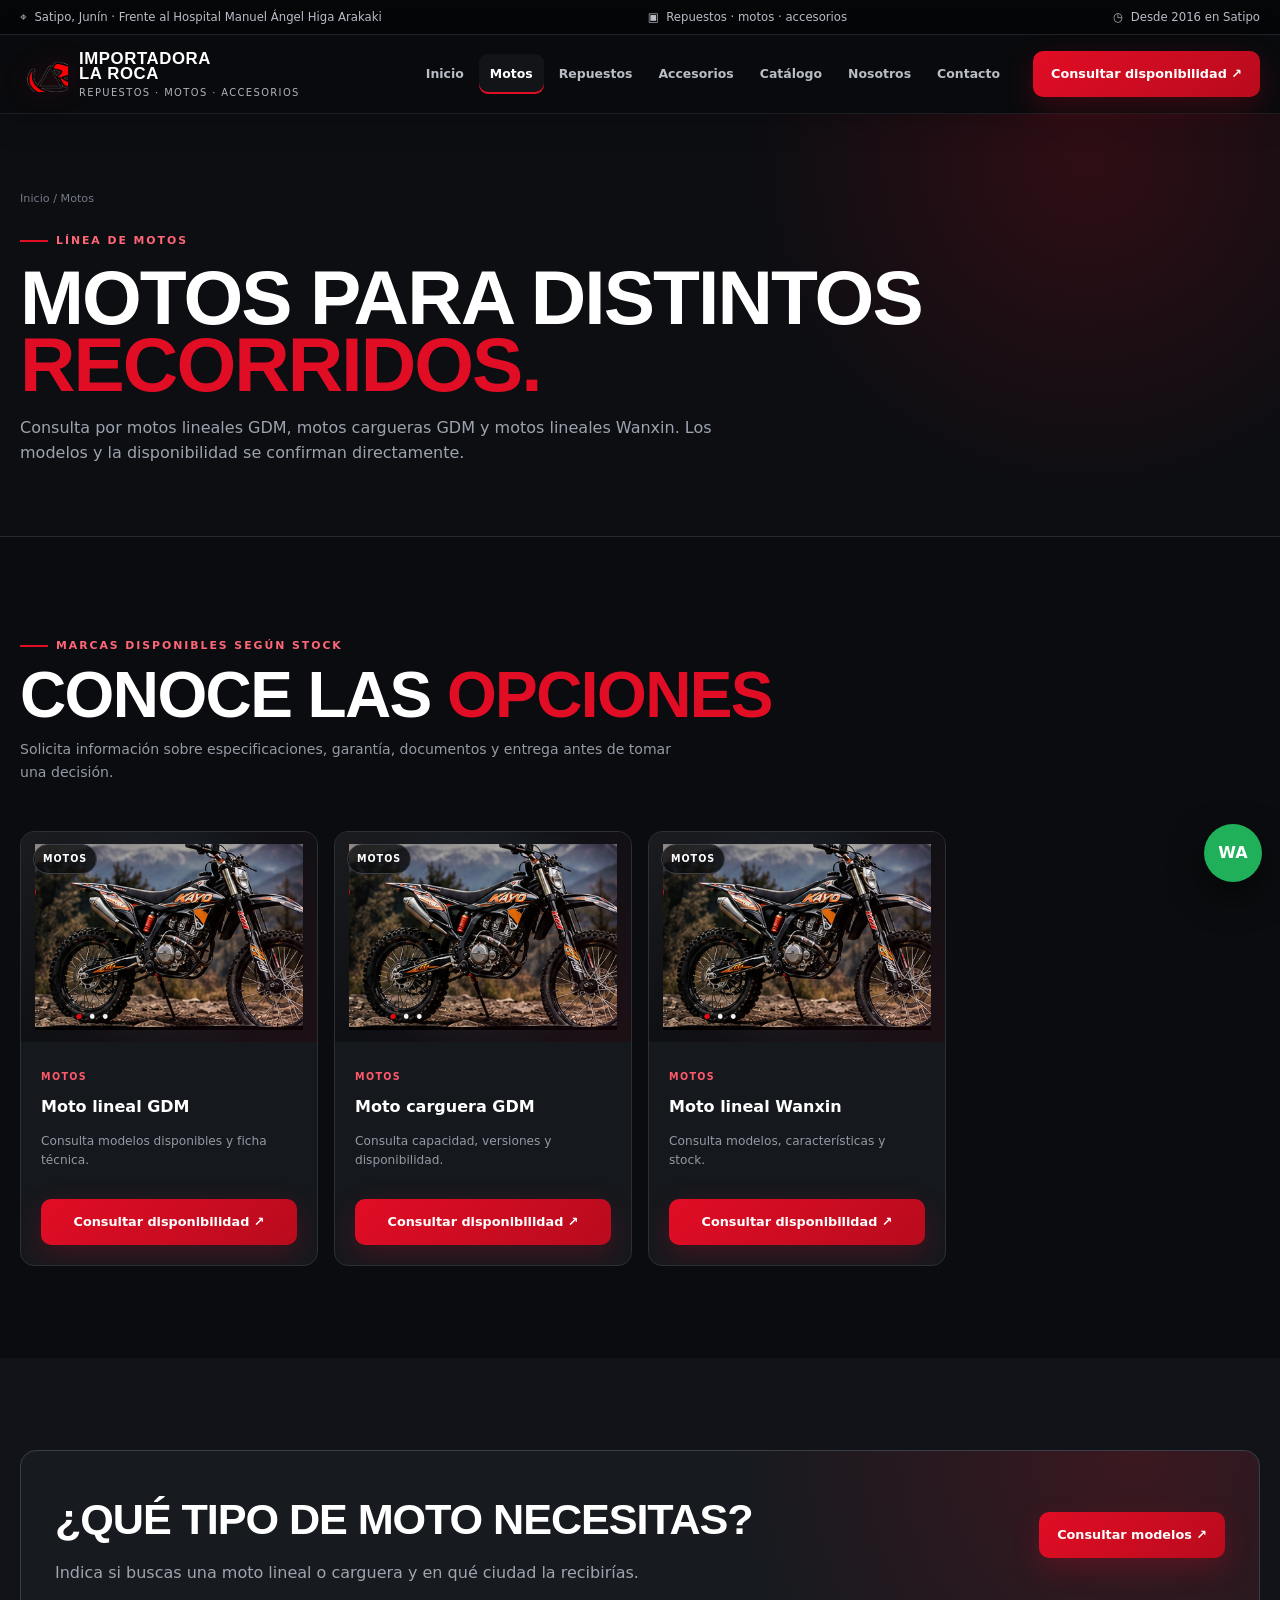
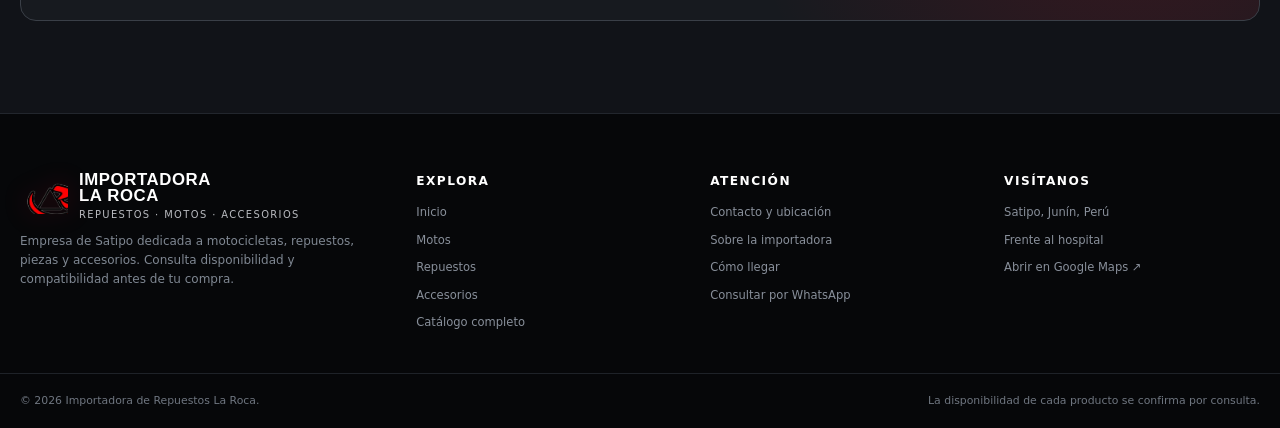
<file: motos.html>
<!doctype html><html lang="es"><head><meta charset="utf-8"><meta name="viewport" content="width=device-width, initial-scale=1"><meta http-equiv="Content-Security-Policy" content="default-src 'self'; img-src 'self' data:; style-src 'self' 'unsafe-inline' https://fonts.googleapis.com; font-src 'self' https://fonts.gstatic.com data:; script-src 'self'; frame-src https://www.google.com https://maps.google.com; connect-src 'self'; object-src 'none'; base-uri 'self'; form-action 'self'; upgrade-insecure-requests"><meta name="description" content="Catálogo de motos, repuestos y accesorios de Importadora de Repuestos La Roca en Satipo, Junín."><meta name="theme-color" content="#e50920"><title>Motos | Importadora La Roca</title><link rel="icon" type="image/png" href="assets/img/logo.png"><link rel="stylesheet" href="assets/css/styles.css"></head><body><a class="skip-link" href="#contenido-principal">Saltar al contenido</a>
<div class="topbar"><div class="container topbar-inner"><span>⌖ &nbsp;Satipo, Junín · Frente al Hospital Manuel Ángel Higa Arakaki</span><span>▣ &nbsp;Repuestos · motos · accesorios</span><span>◷ &nbsp;Desde 2016 en Satipo</span></div></div>
<header class="site-header"><div class="container nav">
<a class="brand" href="index.html" aria-label="Importadora de Repuestos La Roca, inicio"><img class="brand-image" src="assets/img/logo.png" alt="Logo Importadora La Roca"><span class="brand-copy"><strong>IMPORTADORA<br>LA ROCA</strong><small>Repuestos · Motos · Accesorios</small></span></a>
<button class="menu-toggle" aria-label="Abrir menú" aria-expanded="false">☰ Menú</button>
<nav class="nav-links" aria-label="Navegación principal"><a class="" href="index.html">Inicio</a><a class="active" href="motos.html">Motos</a><a class="" href="repuestos.html">Repuestos</a><a class="" href="accesorios.html">Accesorios</a><a class="" href="catalogo.html">Catálogo</a><a class="" href="nosotros.html">Nosotros</a><a class="" href="contacto.html">Contacto</a></nav>
<a class="nav-cta" href="contacto.html">Consultar disponibilidad ↗</a>
</div></header>
<main id="contenido-principal"><section class="page-hero"><div class="container"><div class="breadcrumbs"><a href="index.html">Inicio</a> / Motos</div><div class="eyebrow">Línea de motos</div><h1>Motos para distintos <span style="color:var(--red)">recorridos.</span></h1><p>Consulta por motos lineales GDM, motos cargueras GDM y motos lineales Wanxin. Los modelos y la disponibilidad se confirman directamente.</p></div></section>
<section class="section"><div class="container"><div class="section-head reveal"><div><div class="eyebrow">Marcas disponibles según stock</div><h2>Conoce las <span>opciones</span></h2><p>Solicita información sobre especificaciones, garantía, documentos y entrega antes de tomar una decisión.</p></div></div><div class="product-grid"><article class="product-card" data-product-card data-category="motos" data-search="Moto lineal GDM Consulta modelos disponibles y ficha técnica. motos">
<div class="product-image"><img loading="lazy" src="assets/img/ing.png" alt="Moto lineal GDM"><span class="product-badge">Motos</span></div>
<div class="product-info"><span class="type">motos</span><h3>Moto lineal GDM</h3><p>Consulta modelos disponibles y ficha técnica.</p><button class="btn" data-whatsapp data-product="Moto lineal GDM">Consultar disponibilidad ↗</button></div></article><article class="product-card" data-product-card data-category="motos" data-search="Moto carguera GDM Consulta capacidad, versiones y disponibilidad. motos">
<div class="product-image"><img loading="lazy" src="assets/img/ing.png" alt="Moto carguera GDM"><span class="product-badge">Motos</span></div>
<div class="product-info"><span class="type">motos</span><h3>Moto carguera GDM</h3><p>Consulta capacidad, versiones y disponibilidad.</p><button class="btn" data-whatsapp data-product="Moto carguera GDM">Consultar disponibilidad ↗</button></div></article><article class="product-card" data-product-card data-category="motos" data-search="Moto lineal Wanxin Consulta modelos, características y stock. motos">
<div class="product-image"><img loading="lazy" src="assets/img/ing.png" alt="Moto lineal Wanxin"><span class="product-badge">Motos</span></div>
<div class="product-info"><span class="type">motos</span><h3>Moto lineal Wanxin</h3><p>Consulta modelos, características y stock.</p><button class="btn" data-whatsapp data-product="Moto lineal Wanxin">Consultar disponibilidad ↗</button></div></article></div></div></section>
<section class="section soft"><div class="container"><div class="cta-panel"><div><h2>¿Qué tipo de moto necesitas?</h2><p>Indica si buscas una moto lineal o carguera y en qué ciudad la recibirías.</p></div><button class="btn" data-whatsapp data-product="motos GDM o Wanxin">Consultar modelos ↗</button></div></div></section></main>
<footer class="site-footer"><div class="container footer-grid">
<div class="footer-brand"><a class="brand" href="index.html"><img class="brand-image" src="assets/img/logo.png" alt="Logo Importadora La Roca"><span class="brand-copy"><strong style="color:white">IMPORTADORA<br>LA ROCA</strong><small style="color:#b9bbc0">Repuestos · Motos · Accesorios</small></span></a><p>Empresa de Satipo dedicada a motocicletas, repuestos, piezas y accesorios. Consulta disponibilidad y compatibilidad antes de tu compra.</p></div>
<div><h3>Explora</h3><div class="footer-links"><a href="index.html">Inicio</a><a href="motos.html">Motos</a><a href="repuestos.html">Repuestos</a><a href="accesorios.html">Accesorios</a><a href="catalogo.html">Catálogo completo</a></div></div>
<div><h3>Atención</h3><div class="footer-links"><a href="contacto.html">Contacto y ubicación</a><a href="nosotros.html">Sobre la importadora</a><a href="contacto.html#ubicacion">Cómo llegar</a><a href="#" data-whatsapp>Consultar por WhatsApp</a></div></div>
<div><h3>Visítanos</h3><div class="footer-links"><span>Satipo, Junín, Perú</span><span>Frente al hospital</span><a target="_blank" rel="noopener" href="https://www.google.com/maps/search/?api=1&query=Importadora%20de%20Repuestos%20La%20Roca%2C%20Jr.%20Daniel%20Alcides%20Carri%C3%B3n%20343%2C%20Satipo%2C%20Jun%C3%ADn">Abrir en Google Maps ↗</a></div></div>
</div><div class="footer-bottom"><div class="container" style="display:flex;justify-content:space-between;gap:12px;flex-wrap:wrap"><span>© <span data-year></span> Importadora de Repuestos La Roca.</span><span>La disponibilidad de cada producto se confirma por consulta.</span></div></div></footer>
<div class="mobile-bottom"><a class="btn secondary" href="catalogo.html">Ver catálogo</a><a class="btn" href="#" data-whatsapp>Consultar ahora ↗</a></div>
<a class="float-wa" href="#" data-whatsapp aria-label="Consultar por WhatsApp">WA</a><button class="back-top" type="button" aria-label="Volver arriba">↑</button><script src="assets/js/main.js"></script></body></html>
</file>
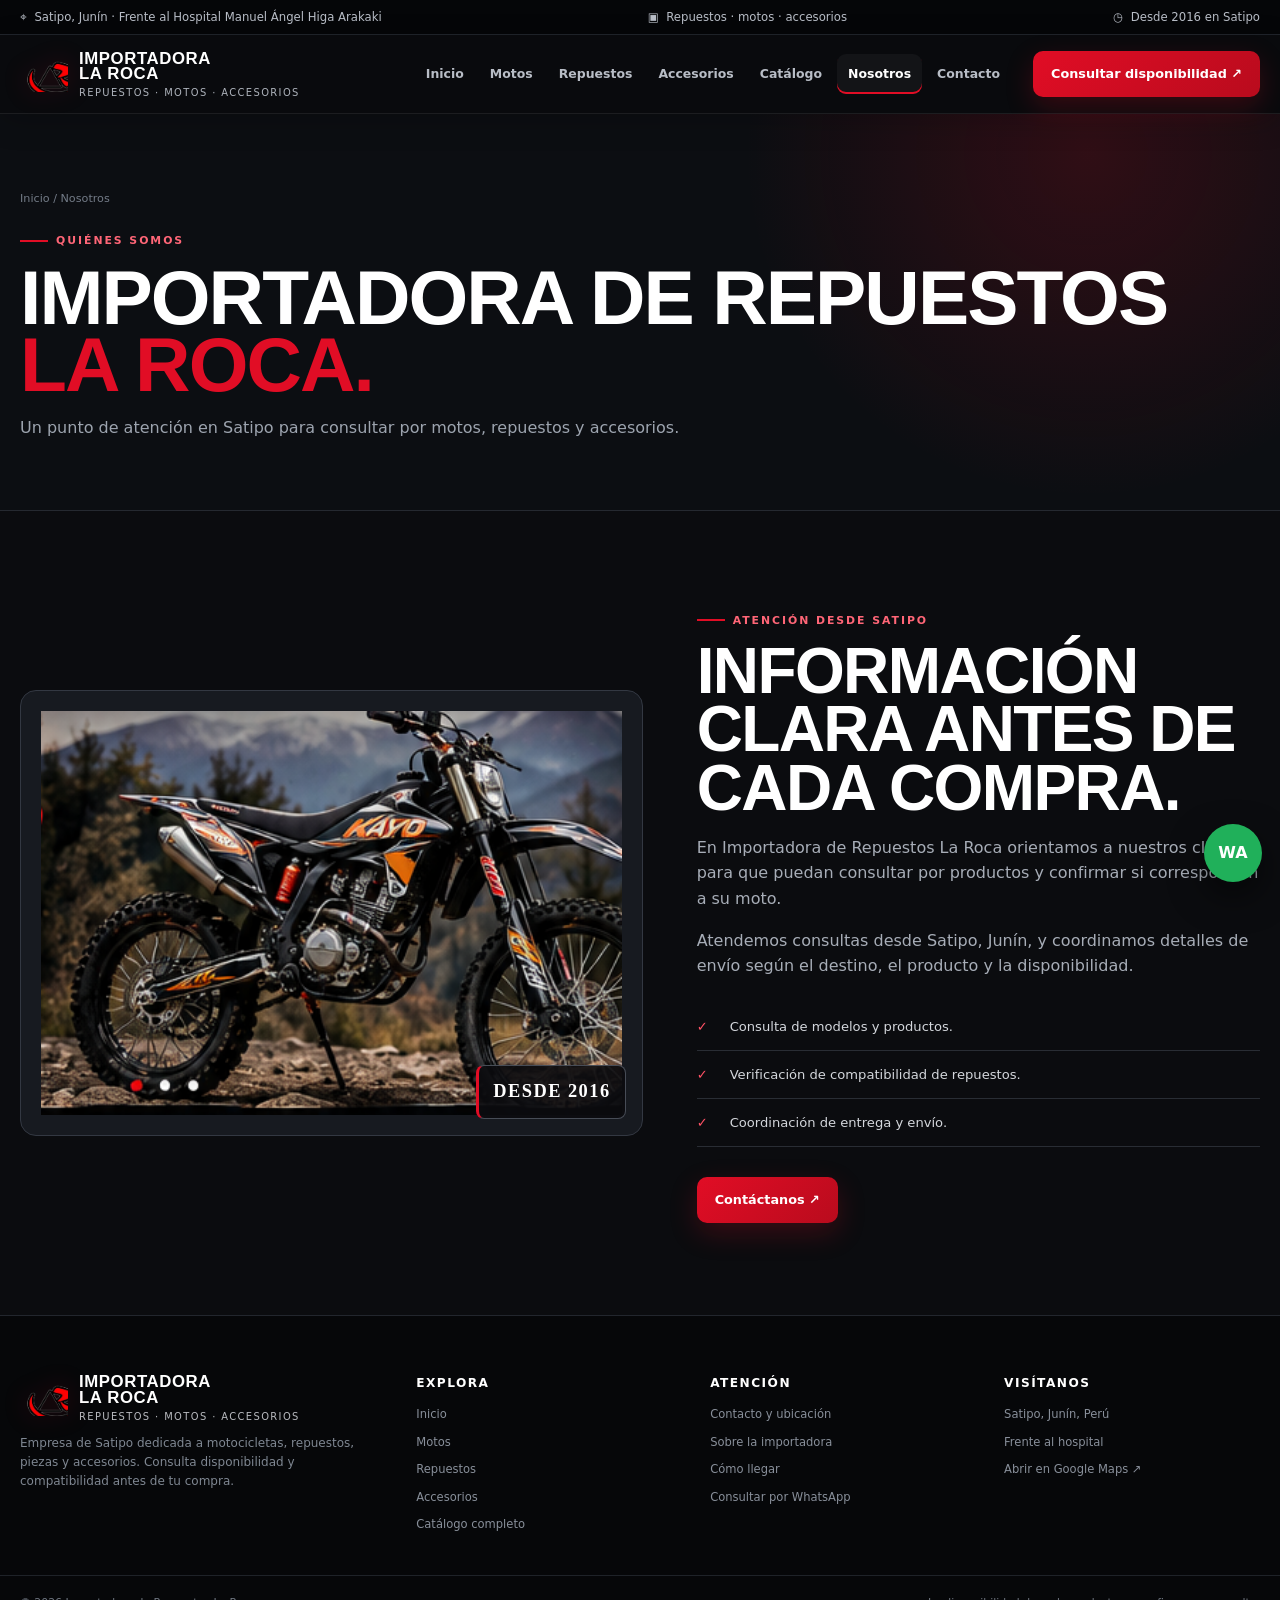
<file: nosotros.html>
<!doctype html><html lang="es"><head><meta charset="utf-8"><meta name="viewport" content="width=device-width, initial-scale=1"><meta http-equiv="Content-Security-Policy" content="default-src 'self'; img-src 'self' data:; style-src 'self' 'unsafe-inline' https://fonts.googleapis.com; font-src 'self' https://fonts.gstatic.com data:; script-src 'self'; frame-src https://www.google.com https://maps.google.com; connect-src 'self'; object-src 'none'; base-uri 'self'; form-action 'self'; upgrade-insecure-requests"><meta name="description" content="Catálogo de motos, repuestos y accesorios de Importadora de Repuestos La Roca en Satipo, Junín."><meta name="theme-color" content="#e50920"><title>Nosotros | Importadora La Roca</title><link rel="icon" type="image/png" href="assets/img/logo.png"><link rel="stylesheet" href="assets/css/styles.css"></head><body><a class="skip-link" href="#contenido-principal">Saltar al contenido</a>
<div class="topbar"><div class="container topbar-inner"><span>⌖ &nbsp;Satipo, Junín · Frente al Hospital Manuel Ángel Higa Arakaki</span><span>▣ &nbsp;Repuestos · motos · accesorios</span><span>◷ &nbsp;Desde 2016 en Satipo</span></div></div>
<header class="site-header"><div class="container nav">
<a class="brand" href="index.html" aria-label="Importadora de Repuestos La Roca, inicio"><img class="brand-image" src="assets/img/logo.png" alt="Logo Importadora La Roca"><span class="brand-copy"><strong>IMPORTADORA<br>LA ROCA</strong><small>Repuestos · Motos · Accesorios</small></span></a>
<button class="menu-toggle" aria-label="Abrir menú" aria-expanded="false">☰ Menú</button>
<nav class="nav-links" aria-label="Navegación principal"><a class="" href="index.html">Inicio</a><a class="" href="motos.html">Motos</a><a class="" href="repuestos.html">Repuestos</a><a class="" href="accesorios.html">Accesorios</a><a class="" href="catalogo.html">Catálogo</a><a class="active" href="nosotros.html">Nosotros</a><a class="" href="contacto.html">Contacto</a></nav>
<a class="nav-cta" href="contacto.html">Consultar disponibilidad ↗</a>
</div></header>
<main id="contenido-principal"><section class="page-hero"><div class="container"><div class="breadcrumbs"><a href="index.html">Inicio</a> / Nosotros</div><div class="eyebrow">Quiénes somos</div><h1>Importadora de Repuestos <span style="color:var(--red)">La Roca.</span></h1><p>Un punto de atención en Satipo para consultar por motos, repuestos y accesorios.</p></div></section>
<section class="section"><div class="container about-grid"><div class="about-image"><img loading="lazy" src="assets/img/ing.png" alt="Fotografía referencial de un comercio de movilidad"></div><div class="about-copy"><div class="eyebrow">Atención desde Satipo</div><h2>Información clara antes de cada compra.</h2><p>En Importadora de Repuestos La Roca orientamos a nuestros clientes para que puedan consultar por productos y confirmar si corresponden a su moto.</p><p>Atendemos consultas desde Satipo, Junín, y coordinamos detalles de envío según el destino, el producto y la disponibilidad.</p><ul class="check-list"><li>Consulta de modelos y productos.</li><li>Verificación de compatibilidad de repuestos.</li><li>Coordinación de entrega y envío.</li></ul><a class="btn" href="contacto.html">Contáctanos ↗</a></div></div></section></main>
<footer class="site-footer"><div class="container footer-grid">
<div class="footer-brand"><a class="brand" href="index.html"><img class="brand-image" src="assets/img/logo.png" alt="Logo Importadora La Roca"><span class="brand-copy"><strong style="color:white">IMPORTADORA<br>LA ROCA</strong><small style="color:#b9bbc0">Repuestos · Motos · Accesorios</small></span></a><p>Empresa de Satipo dedicada a motocicletas, repuestos, piezas y accesorios. Consulta disponibilidad y compatibilidad antes de tu compra.</p></div>
<div><h3>Explora</h3><div class="footer-links"><a href="index.html">Inicio</a><a href="motos.html">Motos</a><a href="repuestos.html">Repuestos</a><a href="accesorios.html">Accesorios</a><a href="catalogo.html">Catálogo completo</a></div></div>
<div><h3>Atención</h3><div class="footer-links"><a href="contacto.html">Contacto y ubicación</a><a href="nosotros.html">Sobre la importadora</a><a href="contacto.html#ubicacion">Cómo llegar</a><a href="#" data-whatsapp>Consultar por WhatsApp</a></div></div>
<div><h3>Visítanos</h3><div class="footer-links"><span>Satipo, Junín, Perú</span><span>Frente al hospital</span><a target="_blank" rel="noopener" href="https://www.google.com/maps/search/?api=1&query=Importadora%20de%20Repuestos%20La%20Roca%2C%20Jr.%20Daniel%20Alcides%20Carri%C3%B3n%20343%2C%20Satipo%2C%20Jun%C3%ADn">Abrir en Google Maps ↗</a></div></div>
</div><div class="footer-bottom"><div class="container" style="display:flex;justify-content:space-between;gap:12px;flex-wrap:wrap"><span>© <span data-year></span> Importadora de Repuestos La Roca.</span><span>La disponibilidad de cada producto se confirma por consulta.</span></div></div></footer>
<div class="mobile-bottom"><a class="btn secondary" href="catalogo.html">Ver catálogo</a><a class="btn" href="#" data-whatsapp>Consultar ahora ↗</a></div>
<a class="float-wa" href="#" data-whatsapp aria-label="Consultar por WhatsApp">WA</a><button class="back-top" type="button" aria-label="Volver arriba">↑</button><script src="assets/js/main.js"></script></body></html>
</file>
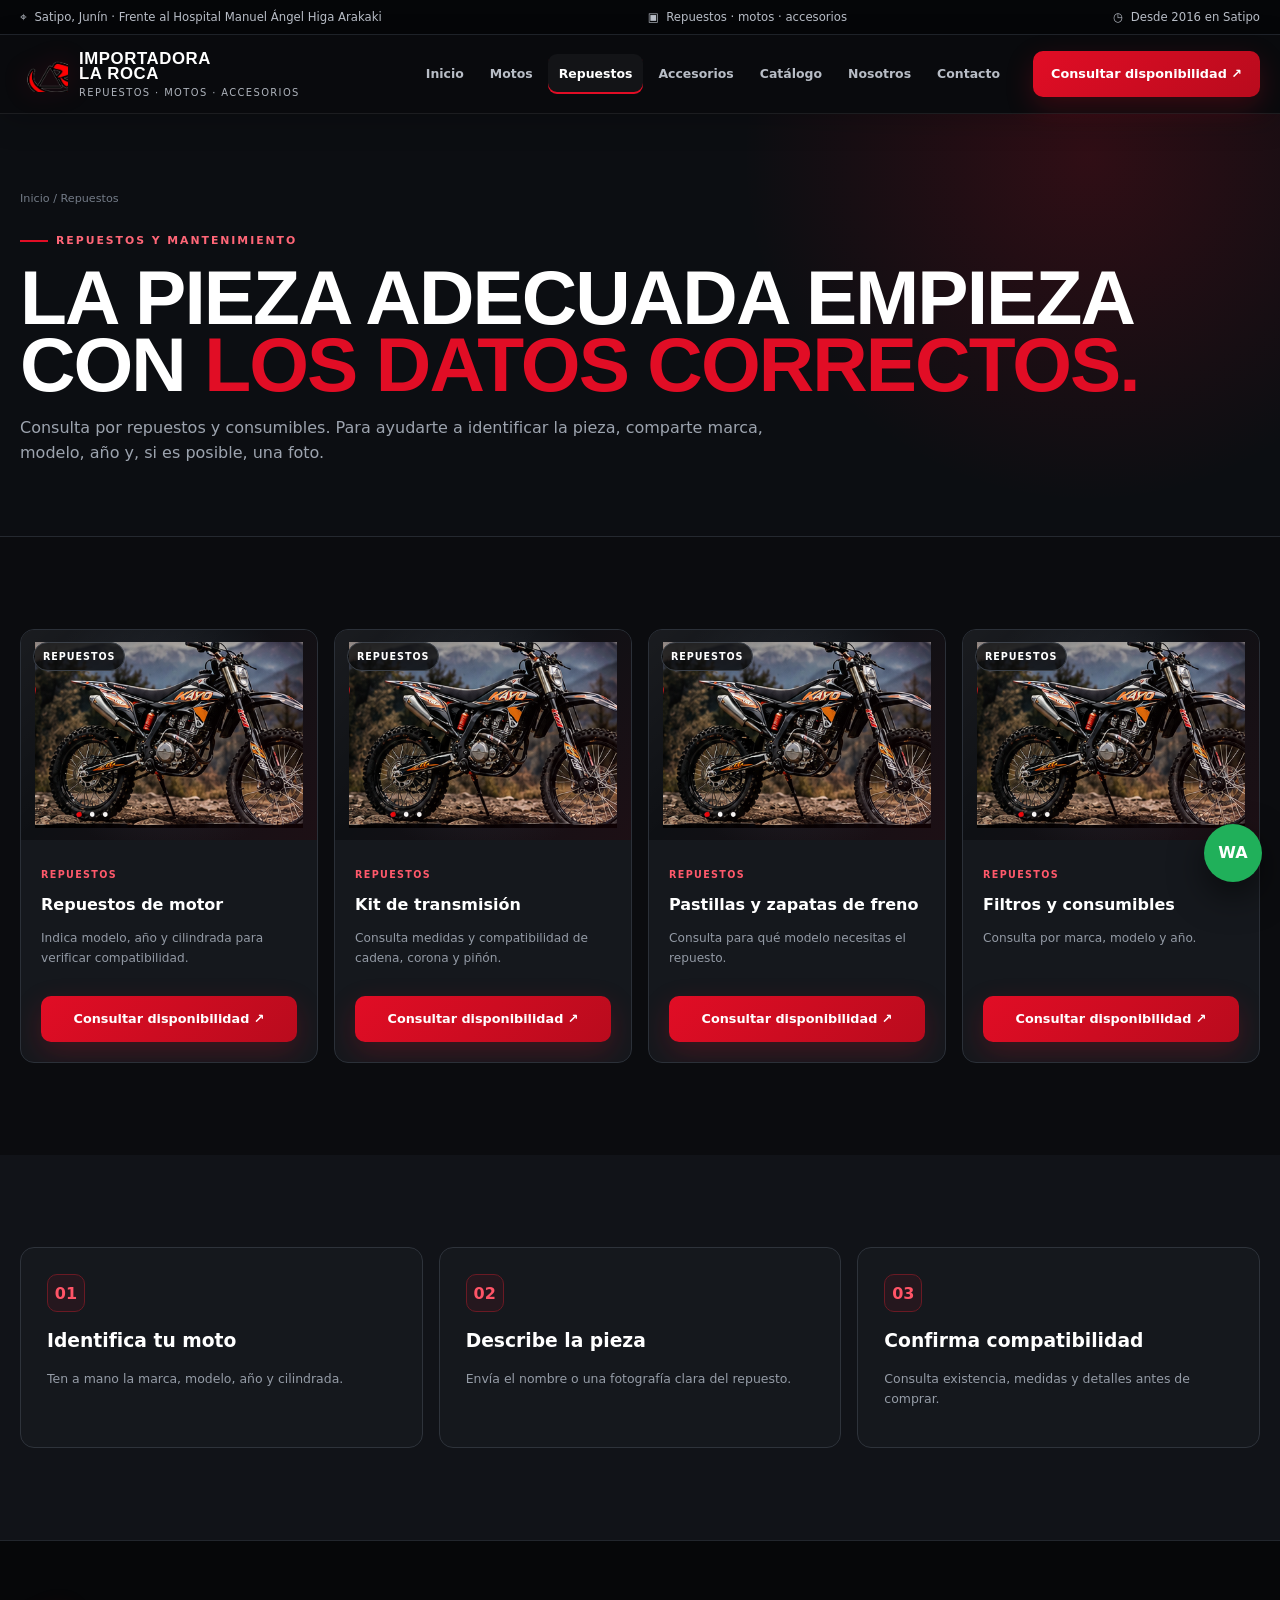
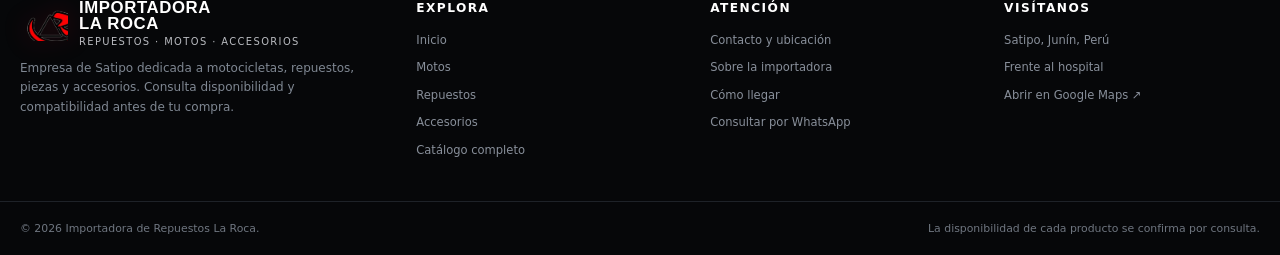
<file: repuestos.html>
<!doctype html><html lang="es"><head><meta charset="utf-8"><meta name="viewport" content="width=device-width, initial-scale=1"><meta http-equiv="Content-Security-Policy" content="default-src 'self'; img-src 'self' data:; style-src 'self' 'unsafe-inline' https://fonts.googleapis.com; font-src 'self' https://fonts.gstatic.com data:; script-src 'self'; frame-src https://www.google.com https://maps.google.com; connect-src 'self'; object-src 'none'; base-uri 'self'; form-action 'self'; upgrade-insecure-requests"><meta name="description" content="Catálogo de motos, repuestos y accesorios de Importadora de Repuestos La Roca en Satipo, Junín."><meta name="theme-color" content="#e50920"><title>Repuestos | Importadora La Roca</title><link rel="icon" type="image/png" href="assets/img/logo.png"><link rel="stylesheet" href="assets/css/styles.css"></head><body><a class="skip-link" href="#contenido-principal">Saltar al contenido</a>
<div class="topbar"><div class="container topbar-inner"><span>⌖ &nbsp;Satipo, Junín · Frente al Hospital Manuel Ángel Higa Arakaki</span><span>▣ &nbsp;Repuestos · motos · accesorios</span><span>◷ &nbsp;Desde 2016 en Satipo</span></div></div>
<header class="site-header"><div class="container nav">
<a class="brand" href="index.html" aria-label="Importadora de Repuestos La Roca, inicio"><img class="brand-image" src="assets/img/logo.png" alt="Logo Importadora La Roca"><span class="brand-copy"><strong>IMPORTADORA<br>LA ROCA</strong><small>Repuestos · Motos · Accesorios</small></span></a>
<button class="menu-toggle" aria-label="Abrir menú" aria-expanded="false">☰ Menú</button>
<nav class="nav-links" aria-label="Navegación principal"><a class="" href="index.html">Inicio</a><a class="" href="motos.html">Motos</a><a class="active" href="repuestos.html">Repuestos</a><a class="" href="accesorios.html">Accesorios</a><a class="" href="catalogo.html">Catálogo</a><a class="" href="nosotros.html">Nosotros</a><a class="" href="contacto.html">Contacto</a></nav>
<a class="nav-cta" href="contacto.html">Consultar disponibilidad ↗</a>
</div></header>
<main id="contenido-principal"><section class="page-hero"><div class="container"><div class="breadcrumbs"><a href="index.html">Inicio</a> / Repuestos</div><div class="eyebrow">Repuestos y mantenimiento</div><h1>La pieza adecuada empieza con <span style="color:var(--red)">los datos correctos.</span></h1><p>Consulta por repuestos y consumibles. Para ayudarte a identificar la pieza, comparte marca, modelo, año y, si es posible, una foto.</p></div></section>
<section class="section"><div class="container"><div class="product-grid"><article class="product-card" data-product-card data-category="repuestos" data-search="Repuestos de motor Indica modelo, año y cilindrada para verificar compatibilidad. repuestos">
<div class="product-image"><img loading="lazy" src="assets/img/ing.png" alt="Repuestos de motor"><span class="product-badge">Repuestos</span></div>
<div class="product-info"><span class="type">repuestos</span><h3>Repuestos de motor</h3><p>Indica modelo, año y cilindrada para verificar compatibilidad.</p><button class="btn" data-whatsapp data-product="Repuestos de motor">Consultar disponibilidad ↗</button></div></article><article class="product-card" data-product-card data-category="repuestos" data-search="Kit de transmisión Consulta medidas y compatibilidad de cadena, corona y piñón. repuestos">
<div class="product-image"><img loading="lazy" src="assets/img/ing.png" alt="Kit de transmisión"><span class="product-badge">Repuestos</span></div>
<div class="product-info"><span class="type">repuestos</span><h3>Kit de transmisión</h3><p>Consulta medidas y compatibilidad de cadena, corona y piñón.</p><button class="btn" data-whatsapp data-product="Kit de transmisión">Consultar disponibilidad ↗</button></div></article><article class="product-card" data-product-card data-category="repuestos" data-search="Pastillas y zapatas de freno Consulta para qué modelo necesitas el repuesto. repuestos">
<div class="product-image"><img loading="lazy" src="assets/img/ing.png" alt="Pastillas y zapatas de freno"><span class="product-badge">Repuestos</span></div>
<div class="product-info"><span class="type">repuestos</span><h3>Pastillas y zapatas de freno</h3><p>Consulta para qué modelo necesitas el repuesto.</p><button class="btn" data-whatsapp data-product="Pastillas y zapatas de freno">Consultar disponibilidad ↗</button></div></article><article class="product-card" data-product-card data-category="repuestos" data-search="Filtros y consumibles Consulta por marca, modelo y año. repuestos">
<div class="product-image"><img loading="lazy" src="assets/img/ing.png" alt="Filtros y consumibles"><span class="product-badge">Repuestos</span></div>
<div class="product-info"><span class="type">repuestos</span><h3>Filtros y consumibles</h3><p>Consulta por marca, modelo y año.</p><button class="btn" data-whatsapp data-product="Filtros y consumibles">Consultar disponibilidad ↗</button></div></article></div></div></section>
<section class="section soft"><div class="container info-grid"><article class="info-card"><span class="trust-icon">01</span><h3>Identifica tu moto</h3><p>Ten a mano la marca, modelo, año y cilindrada.</p></article><article class="info-card"><span class="trust-icon">02</span><h3>Describe la pieza</h3><p>Envía el nombre o una fotografía clara del repuesto.</p></article><article class="info-card"><span class="trust-icon">03</span><h3>Confirma compatibilidad</h3><p>Consulta existencia, medidas y detalles antes de comprar.</p></article></div></section></main>
<footer class="site-footer"><div class="container footer-grid">
<div class="footer-brand"><a class="brand" href="index.html"><img class="brand-image" src="assets/img/logo.png" alt="Logo Importadora La Roca"><span class="brand-copy"><strong style="color:white">IMPORTADORA<br>LA ROCA</strong><small style="color:#b9bbc0">Repuestos · Motos · Accesorios</small></span></a><p>Empresa de Satipo dedicada a motocicletas, repuestos, piezas y accesorios. Consulta disponibilidad y compatibilidad antes de tu compra.</p></div>
<div><h3>Explora</h3><div class="footer-links"><a href="index.html">Inicio</a><a href="motos.html">Motos</a><a href="repuestos.html">Repuestos</a><a href="accesorios.html">Accesorios</a><a href="catalogo.html">Catálogo completo</a></div></div>
<div><h3>Atención</h3><div class="footer-links"><a href="contacto.html">Contacto y ubicación</a><a href="nosotros.html">Sobre la importadora</a><a href="contacto.html#ubicacion">Cómo llegar</a><a href="#" data-whatsapp>Consultar por WhatsApp</a></div></div>
<div><h3>Visítanos</h3><div class="footer-links"><span>Satipo, Junín, Perú</span><span>Frente al hospital</span><a target="_blank" rel="noopener" href="https://www.google.com/maps/search/?api=1&query=Importadora%20de%20Repuestos%20La%20Roca%2C%20Jr.%20Daniel%20Alcides%20Carri%C3%B3n%20343%2C%20Satipo%2C%20Jun%C3%ADn">Abrir en Google Maps ↗</a></div></div>
</div><div class="footer-bottom"><div class="container" style="display:flex;justify-content:space-between;gap:12px;flex-wrap:wrap"><span>© <span data-year></span> Importadora de Repuestos La Roca.</span><span>La disponibilidad de cada producto se confirma por consulta.</span></div></div></footer>
<div class="mobile-bottom"><a class="btn secondary" href="catalogo.html">Ver catálogo</a><a class="btn" href="#" data-whatsapp>Consultar ahora ↗</a></div>
<a class="float-wa" href="#" data-whatsapp aria-label="Consultar por WhatsApp">WA</a><button class="back-top" type="button" aria-label="Volver arriba">↑</button><script src="assets/js/main.js"></script></body></html>
</file>
<file: assets/css/styles.css>
@import url('https://fonts.googleapis.com/css2?family=Barlow+Condensed:wght@600;700;800&family=Inter:wght@400;500;600;700;800&display=swap');
:root{--red:#e10d25;--red2:#ff3148;--ink:#090a0d;--ink2:#111319;--panel:#171a20;--line:#292d35;--paper:#f5f2ec;--muted:#9da3ad;--white:#fff;--ease:cubic-bezier(.2,.8,.2,1);--content:1240px;--shadow:0 24px 70px rgba(0,0,0,.26)}
*{box-sizing:border-box}html{scroll-behavior:smooth}body{margin:0;background:var(--ink);color:var(--white);font-family:Inter,system-ui,sans-serif;line-height:1.6;-webkit-font-smoothing:antialiased}img{max-width:100%;display:block}a{color:inherit;text-decoration:none}button,input,select{font:inherit}.container{width:min(var(--content),calc(100% - 40px));margin:auto}.skip-link{position:absolute;left:14px;top:-80px;z-index:9999;background:#fff;color:#111;padding:10px 14px;border-radius:8px;font-weight:800}.skip-link:focus{top:12px}:focus-visible{outline:3px solid #ff6b7a;outline-offset:3px}::selection{background:var(--red);color:#fff}
.topbar{background:#050608;border-bottom:1px solid #20242b;color:#b9bec7;font-size:.73rem}.topbar-inner{min-height:34px;display:flex;align-items:center;justify-content:space-between;gap:18px}.topbar strong{color:#fff}.site-header{position:sticky;top:0;z-index:100;background:rgba(10,11,14,.91);backdrop-filter:blur(16px);border-bottom:1px solid rgba(255,255,255,.08);box-shadow:0 8px 30px rgba(0,0,0,.18)}.nav{min-height:78px;display:flex;align-items:center;gap:22px}.brand{display:flex;align-items:center;gap:11px;flex:0 0 auto}.brand-image{width:48px;height:48px;object-fit:contain;filter:drop-shadow(0 0 12px rgba(225,13,37,.18))}.brand-copy{line-height:.92}.brand-copy strong{font-family:'Barlow Condensed',sans-serif;font-size:1.05rem;letter-spacing:.035em}.brand-copy small{display:block;color:#aeb3bc;font-size:.62rem;letter-spacing:.14em;text-transform:uppercase;margin-top:6px}.nav-links{display:flex;align-items:center;justify-content:center;gap:4px;margin-left:auto}.nav-links a{padding:10px 11px;border-radius:9px;color:#b8bdc6;font-size:.78rem;font-weight:700;transition:.2s ease}.nav-links a:hover,.nav-links a.active{background:#ffffff0a;color:#fff}.nav-links a.active{box-shadow:inset 0 -2px 0 var(--red)}.nav-cta,.btn{display:inline-flex;align-items:center;justify-content:center;gap:8px;min-height:46px;padding:0 18px;border:0;border-radius:10px;background:linear-gradient(135deg,var(--red),#b90b1d);color:#fff;font-weight:800;font-size:.8rem;cursor:pointer;box-shadow:0 10px 28px rgba(225,13,37,.22);transition:transform .2s var(--ease),box-shadow .2s var(--ease),background .2s ease}.nav-cta:hover,.btn:hover{transform:translateY(-2px);box-shadow:0 16px 36px rgba(225,13,37,.3)}.btn.secondary{background:#fff;color:#111;box-shadow:none}.btn.ghost{background:transparent;border:1px solid #3a3f48;box-shadow:none}.menu-toggle{display:none;background:#171a20;border:1px solid #30343b;color:white;border-radius:9px;padding:10px 12px;font-weight:800}
.hero{position:relative;overflow:hidden;background:radial-gradient(circle at 76% 18%,rgba(225,13,37,.19),transparent 28%),linear-gradient(180deg,#0f1116 0%,#090a0d 100%);border-bottom:1px solid #242831}.hero:before{content:"";position:absolute;inset:0;background:linear-gradient(90deg,rgba(255,255,255,.025) 1px,transparent 1px),linear-gradient(rgba(255,255,255,.025) 1px,transparent 1px);background-size:48px 48px;mask-image:linear-gradient(to bottom,#000,transparent 78%)}.hero-grid{position:relative;z-index:1;display:grid;grid-template-columns:.92fr 1.08fr;align-items:center;gap:48px;min-height:610px}.hero-copy{padding:68px 0}.eyebrow{display:inline-flex;align-items:center;gap:8px;color:#ff6677;text-transform:uppercase;letter-spacing:.18em;font-weight:800;font-size:.68rem}.eyebrow:before{content:"";width:28px;height:2px;background:var(--red)}h1,h2,h3{margin-top:0}.hero h1,.page-hero h1,.section-head h2,.about-copy h2,.cta-panel h2,.location-copy h2{font-family:'Barlow Condensed',sans-serif;text-transform:uppercase;letter-spacing:-.025em}.hero h1{font-size:clamp(4rem,7vw,6.8rem);line-height:.82;margin:18px 0 24px}.hero h1 span,.section-head h2 span,.page-hero h1 span{color:var(--red)}.hero-copy>p{max-width:620px;color:#bec3cc;font-size:1rem;line-height:1.85}.hero-actions{display:flex;gap:12px;flex-wrap:wrap;margin-top:30px}.hero-proof{display:flex;gap:28px;flex-wrap:wrap;margin-top:42px;padding-top:26px;border-top:1px solid #2c3037}.proof-item strong{display:block;font-family:'Barlow Condensed';font-size:1.7rem;line-height:1;color:#fff}.proof-item small{color:#8f96a1;font-size:.7rem;text-transform:uppercase;letter-spacing:.1em}.hero-visual{position:relative;min-height:470px;display:grid;place-items:center}.hero-visual:before{content:"";position:absolute;width:86%;aspect-ratio:1;border-radius:50%;border:1px solid rgba(255,255,255,.08);box-shadow:0 0 0 38px rgba(255,255,255,.018),0 0 0 76px rgba(225,13,37,.025)}.hero-visual img{position:relative;z-index:2;width:96%;max-height:450px;object-fit:contain;filter:drop-shadow(0 34px 30px rgba(0,0,0,.55));transition:transform .65s var(--ease)}.hero:hover .hero-visual img{transform:translateY(-8px) scale(1.015)}.hero-note{position:absolute;z-index:3;right:0;bottom:36px;background:rgba(8,9,12,.88);backdrop-filter:blur(12px);border:1px solid #343841;border-left:3px solid var(--red);padding:15px 18px;border-radius:8px;font-size:.76rem;font-weight:700}.hero-kicker{position:absolute;left:0;top:38px;z-index:3;color:#737985;font-family:'Barlow Condensed';font-size:.8rem;letter-spacing:.18em;text-transform:uppercase;writing-mode:vertical-rl;transform:rotate(180deg)}
.trust-strip{background:#0f1115;border-bottom:1px solid #242831}.trust-grid{display:grid;grid-template-columns:repeat(4,1fr)}.trust-item{display:flex;align-items:center;gap:13px;padding:20px 18px;border-right:1px solid #252931}.trust-item:last-child{border-right:0}.trust-icon{width:38px;height:38px;display:grid;place-items:center;border-radius:10px;background:#e10d2514;border:1px solid #6a1a24;color:#ff5467;font-weight:900}.trust-item strong{display:block;font-size:.78rem}.trust-item small{display:block;color:#858c97;font-size:.68rem;margin-top:2px}.section{padding:92px 0;background:#0b0c0f}.section.soft{background:#111318}.section-head{display:flex;align-items:end;justify-content:space-between;gap:28px;margin-bottom:34px}.section-head h2{font-size:clamp(2.7rem,5vw,4.6rem);line-height:.9;margin:12px 0 12px}.section-head p{max-width:680px;color:#949ba6;font-size:.88rem}.text-link{font-size:.76rem;font-weight:800;color:#fff;border-bottom:1px solid #555c66;padding-bottom:5px;white-space:nowrap}.text-link:hover{color:#ff6677;border-color:#ff6677}.category-grid{display:grid;grid-template-columns:repeat(4,1fr);gap:16px}.category-card{position:relative;min-height:315px;overflow:hidden;border:1px solid #2f333b;border-radius:14px;background:linear-gradient(160deg,#1b1e24,#101216);transition:transform .35s var(--ease),border-color .35s ease,box-shadow .35s ease}.category-card:hover{transform:translateY(-7px);border-color:#65303a;box-shadow:var(--shadow)}.category-card:before{content:"";position:absolute;inset:auto -20% -30% 10%;height:68%;background:radial-gradient(circle,rgba(225,13,37,.24),transparent 65%)}.category-card img{position:absolute;inset:18px 14px auto;width:calc(100% - 28px);height:170px;object-fit:contain;filter:drop-shadow(0 20px 16px rgba(0,0,0,.45));opacity:.94}.category-card-copy{position:absolute;left:20px;right:20px;bottom:18px;z-index:2}.category-card h3{font-family:'Barlow Condensed';font-size:1.85rem;text-transform:uppercase;margin:0}.category-card p{color:#9299a4;font-size:.72rem;margin:3px 0 0}.round-arrow{position:absolute;right:0;bottom:2px;width:36px;height:36px;border-radius:50%;display:grid;place-items:center;border:1px solid #454a54;color:#fff}.product-grid{display:grid;grid-template-columns:repeat(4,1fr);gap:16px}.product-card{overflow:hidden;background:#15181d;border:1px solid #2b3038;border-radius:14px;transition:.28s var(--ease)}.product-card:hover{transform:translateY(-5px);border-color:#5a3137;box-shadow:0 18px 44px rgba(0,0,0,.2)}.product-image{height:210px;position:relative;background:radial-gradient(circle at 50% 45%,#252a32,#0e1014 72%);overflow:hidden}.product-image:after{content:"";position:absolute;inset:0;background:linear-gradient(135deg,rgba(255,255,255,.05),transparent 42%,rgba(225,13,37,.07));pointer-events:none}.product-image img{width:100%;height:100%;object-fit:contain;padding:12px;transition:transform .45s var(--ease)}.product-card:hover .product-image img{transform:scale(1.05)}.product-badge{position:absolute;top:12px;left:12px;z-index:2;background:#08090bcc;border:1px solid #3b4048;color:#fff;border-radius:999px;padding:6px 9px;font-size:.6rem;font-weight:800;text-transform:uppercase;letter-spacing:.1em}.product-info{padding:20px}.product-info .type{color:#ff596b;text-transform:uppercase;letter-spacing:.14em;font-size:.6rem;font-weight:800}.product-info h3{font-size:1rem;margin:6px 0 7px}.product-info p{color:#939aa5;font-size:.76rem;min-height:46px}.product-info .btn{width:100%;margin-top:9px}.brand-band{padding:72px 0;background:linear-gradient(120deg,#171a20,#0a0b0e);border-block:1px solid #2a2e36}.brand-band-inner{display:grid;grid-template-columns:.75fr 1.5fr auto;align-items:center;gap:28px}.brand-band h2{font-family:'Barlow Condensed';font-size:3.4rem;line-height:.9;text-transform:uppercase;margin:12px 0 0}.brand-band h2 span{color:var(--red)}.brand-list{display:flex;align-items:center;justify-content:center;gap:10px;flex-wrap:wrap}.brand-word{border:1px solid #363b44;background:#0d0f13;padding:12px 16px;border-radius:10px;font-family:'Barlow Condensed';font-size:1.2rem;font-weight:800;letter-spacing:.06em}.about-grid{display:grid;grid-template-columns:1.05fr .95fr;gap:54px;align-items:center}.about-image{position:relative;min-height:430px;border-radius:16px;overflow:hidden;border:1px solid #333842;background:#171a20}.about-image:after{content:"DESDE 2016";position:absolute;right:16px;bottom:16px;background:#0b0c0fe8;border:1px solid #474c56;border-left:3px solid var(--red);padding:11px 14px;border-radius:8px;font-family:'Barlow Condensed';font-size:1.15rem;font-weight:800;letter-spacing:.08em}.about-image img{width:100%;height:100%;min-height:430px;object-fit:contain;padding:20px}.about-copy h2{font-size:clamp(2.8rem,5vw,4.8rem);line-height:.91;margin:13px 0 18px}.about-copy p{color:#a7adb7}.check-list{padding:0;margin:24px 0 30px;list-style:none}.check-list li{position:relative;padding:13px 0 13px 33px;border-bottom:1px solid #292d34;color:#d4d7dc;font-size:.82rem}.check-list li:before{content:"✓";position:absolute;left:0;color:#ff5265;font-weight:900}.cta-panel{display:flex;align-items:center;justify-content:space-between;gap:24px;padding:34px;border-radius:16px;border:1px solid #3a3f47;background:radial-gradient(circle at 90% 0,rgba(225,13,37,.18),transparent 35%),#171a1f}.cta-panel h2{font-size:2.7rem;margin:0 0 6px}.cta-panel p{margin:0;color:#9ea5af}.page-hero{padding:76px 0 54px;background:radial-gradient(circle at 85% 10%,rgba(225,13,37,.17),transparent 30%),#0c0e12;border-bottom:1px solid #252930}.breadcrumbs{color:#737b87;font-size:.7rem;margin-bottom:16px}.page-hero h1{font-size:clamp(3.3rem,6vw,5.8rem);line-height:.88;margin:14px 0}.page-hero p{max-width:760px;color:#9da4af}.info-grid{display:grid;grid-template-columns:repeat(3,1fr);gap:16px}.info-card,.contact-card{padding:26px;border:1px solid #2e333b;border-radius:14px;background:#15181d}.info-card h3,.contact-card h3{margin:14px 0 7px}.info-card p,.contact-card p{color:#959ca7;font-size:.78rem}.catalog-tools{display:flex;gap:12px;align-items:center;margin-bottom:24px}.catalog-tools input,.catalog-tools select{height:48px;border-radius:10px;border:1px solid #303640;background:#15181d;color:#fff;padding:0 14px}.catalog-tools input{flex:1}.catalog-count{color:#838b96;font-size:.72rem}.contact-grid{display:grid;grid-template-columns:repeat(3,1fr);gap:16px}.location-section{background:#090a0d;border-top:1px solid #252a31}.location-layout{display:grid;grid-template-columns:.78fr 1.22fr;gap:20px}.location-copy{padding:28px;background:#14171c;border:1px solid #30343c;border-radius:14px}.location-copy h2{font-size:3.2rem;line-height:.92;margin:13px 0}.location-copy h2 span{color:var(--red)}.location-detail{display:flex;gap:12px;margin:14px 0}.detail-icon{width:38px;height:38px;display:grid;place-items:center;border-radius:10px;background:#e10d2513;border:1px solid #67212a;color:#ff596b}.location-detail strong{display:block;font-size:.8rem}.location-detail small{color:#969da8;font-size:.7rem}.location-actions{display:flex;gap:10px;flex-wrap:wrap;margin-top:22px}.map-shell{position:relative;min-height:440px;border-radius:14px;overflow:hidden;border:1px solid #323740;background:#15181c}.map-shell iframe{position:absolute;inset:0;width:100%;height:100%;border:0;filter:grayscale(.35) contrast(1.08)}.map-label{position:absolute;z-index:2;left:14px;top:14px;background:#08090ce8;border:1px solid #434852;border-left:3px solid var(--red);padding:10px 13px;border-radius:8px}.map-label strong{display:block;font-size:.8rem}.map-label small{display:block;color:#a8aeb8;font-size:.68rem}.site-footer{padding:58px 0 0;background:#060709;border-top:1px solid #22262d}.footer-grid{display:grid;grid-template-columns:1.4fr repeat(3,1fr);gap:38px}.footer-brand p{color:#7f8792;font-size:.75rem;max-width:350px}.site-footer h3{font-size:.76rem;text-transform:uppercase;letter-spacing:.12em;color:#fff}.footer-links{display:flex;flex-direction:column;gap:9px;color:#888f9a;font-size:.72rem}.footer-links a:hover{color:#fff}.footer-bottom{margin-top:42px;padding:18px 0;border-top:1px solid #1e2228;color:#6f7680;font-size:.68rem}.mobile-bottom{display:none}.float-wa{position:fixed;right:18px;bottom:18px;z-index:80;width:58px;height:58px;border-radius:50%;display:grid;place-items:center;background:#20b05a;color:white;font-weight:900;box-shadow:0 14px 34px #0008}.back-top{position:fixed;right:22px;bottom:88px;z-index:80;width:42px;height:42px;border:1px solid #424751;border-radius:10px;background:#11141acc;color:white;opacity:0;pointer-events:none;transition:.2s}.back-top.show{opacity:1;pointer-events:auto}.reveal{opacity:0;transform:translateY(18px);transition:opacity .7s var(--ease),transform .7s var(--ease)}.reveal.visible{opacity:1;transform:none}
@media(max-width:1050px){.nav-cta{display:none}.nav-links a{padding:10px 8px}.hero-grid{gap:24px}.category-grid,.product-grid{grid-template-columns:repeat(2,1fr)}.brand-band-inner{grid-template-columns:1fr}.brand-list{justify-content:flex-start}}
@media(max-width:820px){.topbar-inner span:nth-child(2){display:none}.menu-toggle{display:block;margin-left:auto}.nav-links{position:absolute;left:20px;right:20px;top:88px;display:none;flex-direction:column;align-items:stretch;background:#111419;border:1px solid #30353e;border-radius:14px;padding:10px;box-shadow:var(--shadow)}.nav-links.open{display:flex}.nav-links a{padding:13px}.hero-grid,.about-grid,.location-layout{grid-template-columns:1fr}.hero-grid{min-height:auto}.hero-copy{padding:56px 0 8px}.hero-visual{min-height:360px}.hero-kicker{display:none}.trust-grid{grid-template-columns:repeat(2,1fr)}.trust-item:nth-child(2){border-right:0}.trust-item:nth-child(-n+2){border-bottom:1px solid #252931}.section{padding:72px 0}.footer-grid{grid-template-columns:1fr 1fr}.contact-grid,.info-grid{grid-template-columns:1fr}}
@media(max-width:560px){.container{width:min(100% - 26px,var(--content))}.topbar-inner{justify-content:center}.topbar-inner span:not(:first-child){display:none}.nav{min-height:68px}.brand-image{width:41px;height:41px}.brand-copy strong{font-size:.93rem}.hero h1{font-size:3.7rem}.hero-copy>p{font-size:.9rem}.hero-actions .btn{flex:1}.hero-proof{gap:18px}.hero-visual{min-height:280px}.hero-note{right:8px;bottom:15px}.trust-grid{grid-template-columns:1fr}.trust-item{border-right:0!important;border-bottom:1px solid #252931!important}.section{padding:58px 0}.section-head{align-items:flex-start;flex-direction:column}.section-head h2{font-size:3rem}.category-grid,.product-grid{grid-template-columns:1fr}.category-card{min-height:300px}.product-image{height:220px}.about-image,.about-image img{min-height:300px}.brand-band h2{font-size:2.7rem}.cta-panel{align-items:flex-start;flex-direction:column;padding:24px}.cta-panel h2{font-size:2.25rem}.catalog-tools{flex-direction:column;align-items:stretch}.footer-grid{grid-template-columns:1fr}.location-copy h2{font-size:2.6rem}.map-shell{min-height:340px}.mobile-bottom{position:fixed;z-index:70;left:0;right:0;bottom:0;display:grid;grid-template-columns:1fr 1fr;gap:8px;padding:8px;background:#08090ce8;backdrop-filter:blur(14px);border-top:1px solid #2a2e35}.mobile-bottom .btn{padding:0 10px}.float-wa{display:none}.back-top{bottom:82px}.site-footer{padding-bottom:75px}}
@media(prefers-reduced-motion:reduce){html{scroll-behavior:auto}*,*:before,*:after{animation:none!important;transition:none!important}.reveal{opacity:1;transform:none}}
</file>
